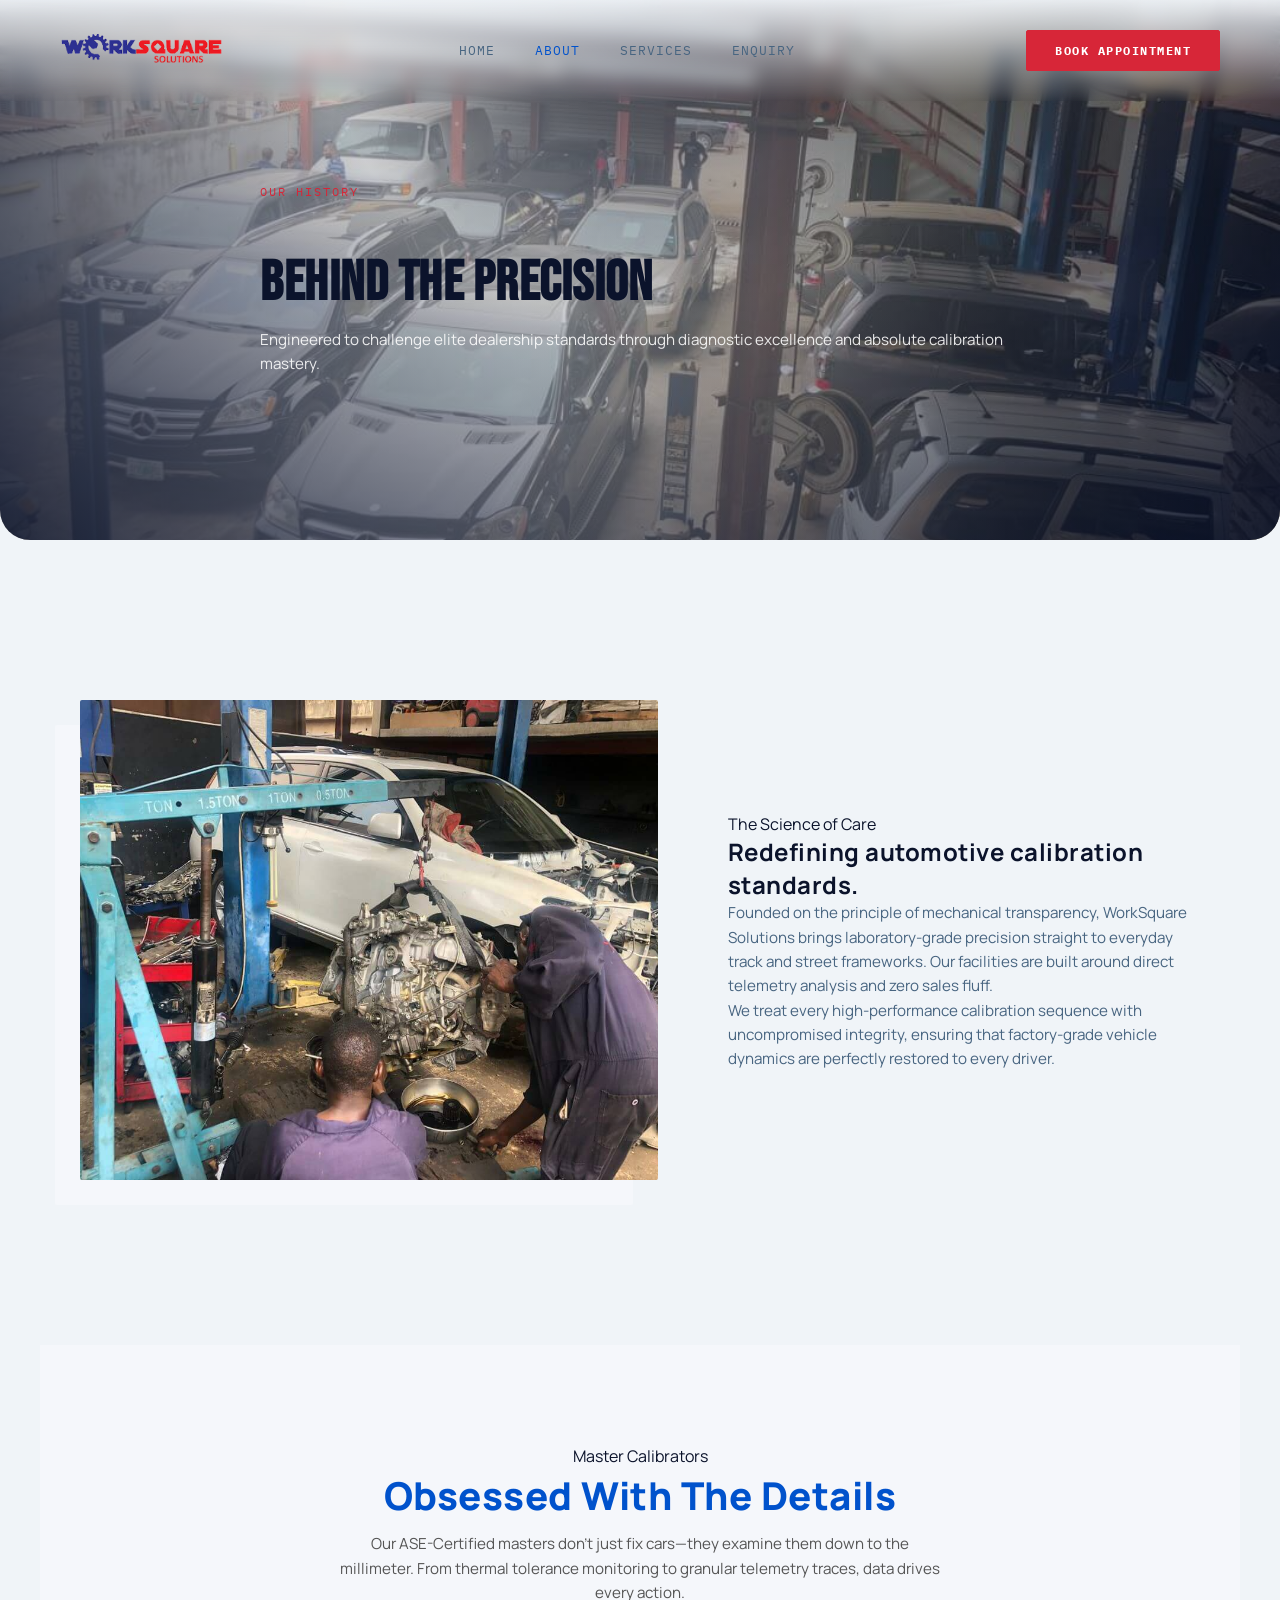
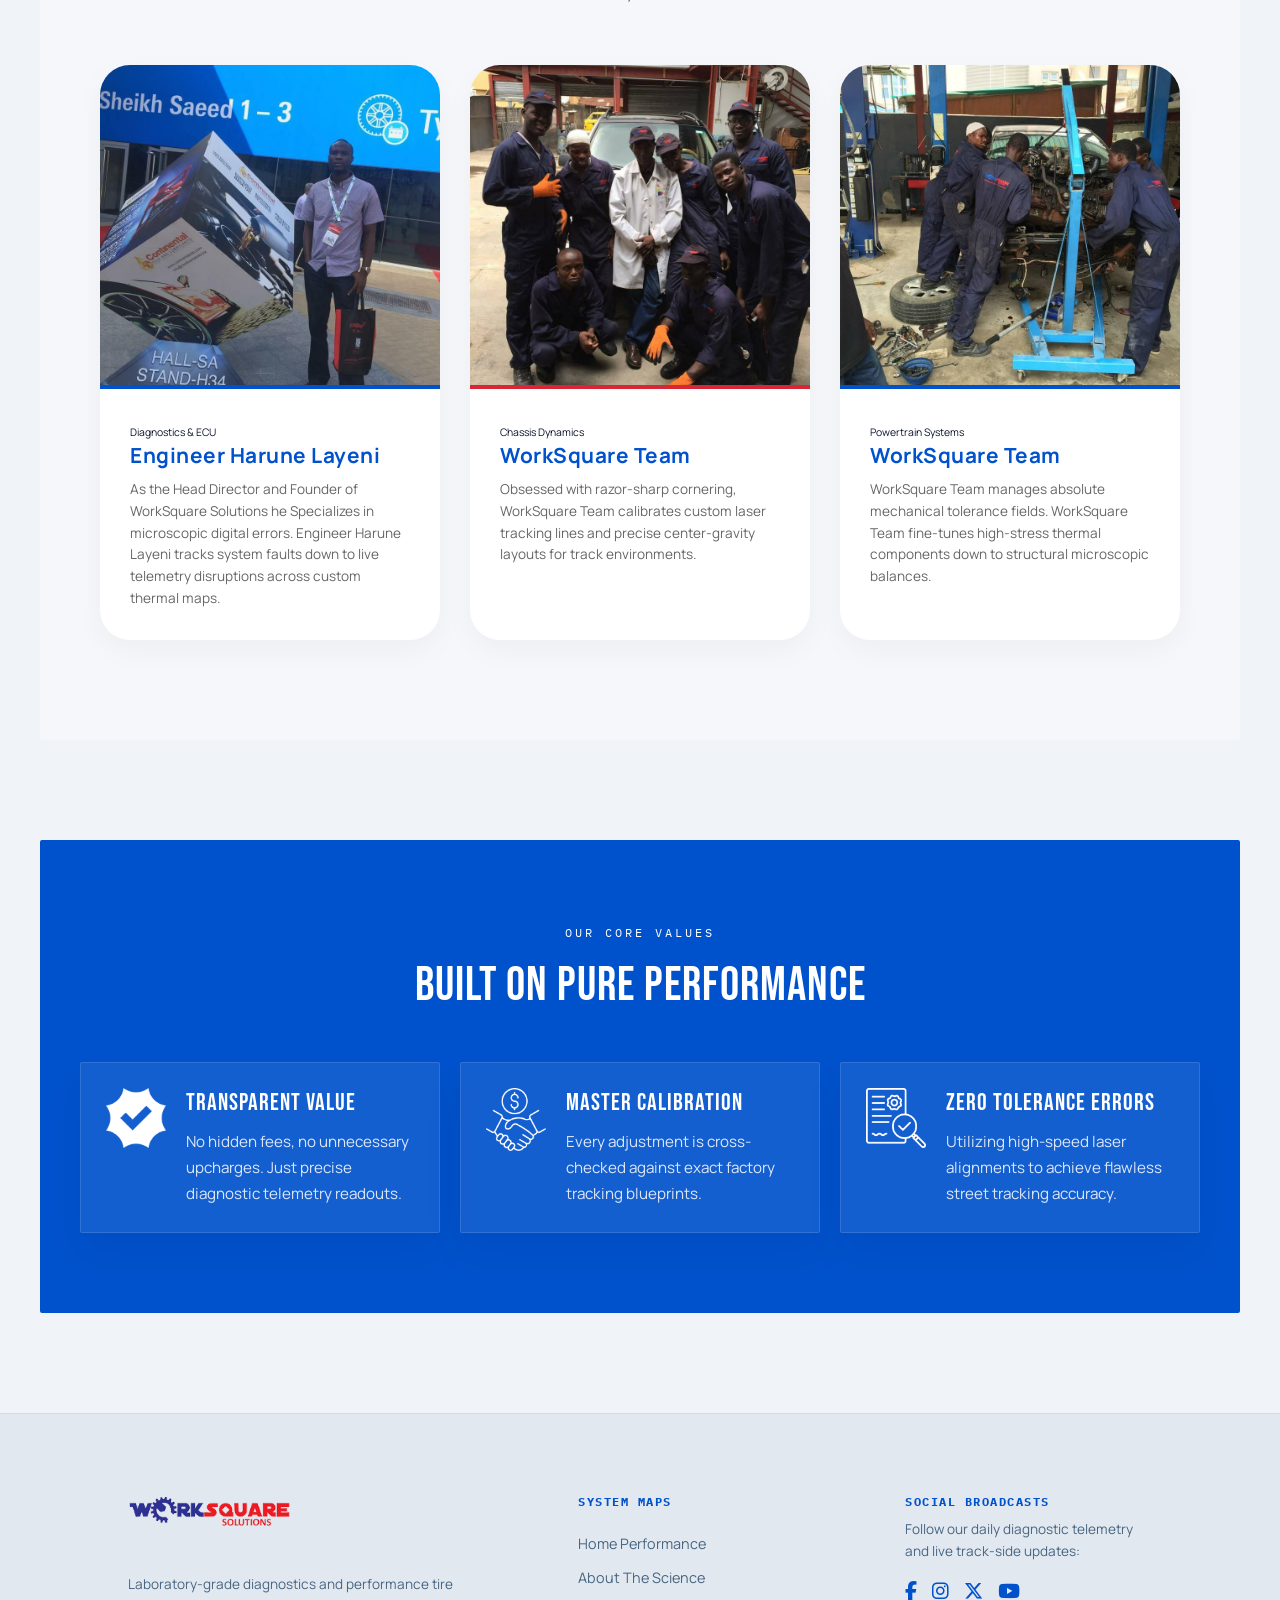
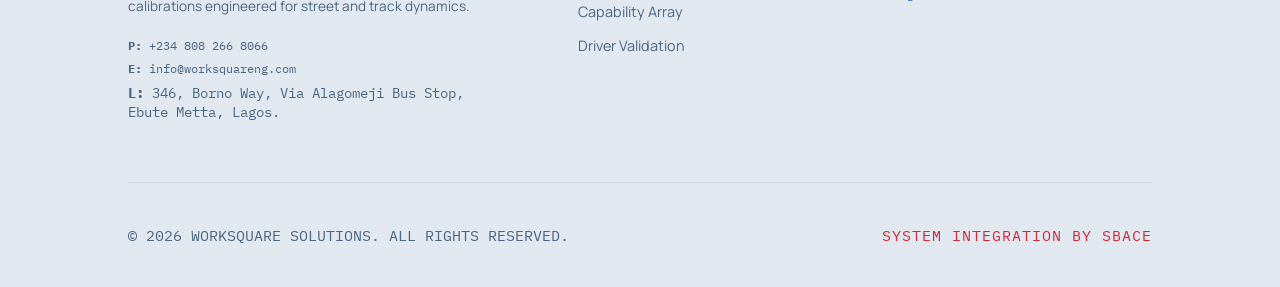
<file: about.html>
<!DOCTYPE html>
<html lang="en">
<head>
    <meta charset="UTF-8">
    <meta name="viewport" content="width=device-width, initial-scale=1.0">
    <title>About Us - Worksquare Solutions</title>
    <link rel="preconnect" href="https://fonts.googleapis.com">
    <link rel="preconnect" href="https://fonts.gstatic.com" crossorigin>
    <link href="https://fonts.googleapis.com/css2?family=Bebas+Neue&family=IBM+Plex+Mono:wght@400;500;700&family=Manrope:wght@300;400;500;700;800&display=swap" rel="stylesheet">
    <link rel="stylesheet" href="style.css">
    <link rel="stylesheet" href="https://cdnjs.cloudflare.com/ajax/libs/font-awesome/6.4.2/css/all.min.css" />
</head>
<body>

    <header class="engineered-nav">
        <div class="logo-branding">
            <img src="images/logo.png" alt="Worksquare Logo">
        </div>
        <nav class="nav-links">
            <a href="index.html">Home</a>
            <a href="about.html" class="active">About</a>
            <a href="services.html">Services</a>
            <a href="testimonials.html">Enquiry</a>
        </nav>
        <div class="header-cta">
            <button class="openModalBtn cta-engineered">Book Appointment</button>
        </div>
    </header>

    <main>
        <!-- Inner Page Hero Canvas Frame -->
        <section class="hero-canvas" style="height: 60vh; min-height: 400px; background: linear-gradient(to right, rgba(255, 255, 255, 0.5) 40%, rgba(0,0,0,0.2)), url('images/photo_2026-06-28 15.24.19-2.jpeg') center/cover no-repeat;">
            <div class="hero-content" style="display: flex; flex-direction: column; justify-content: center; height: 100%;">
                <span class="section-tag">Our History</span>
                <h1 style="margin-top: 40px; font-size: 3.5rem;">Behind The Precision</h1>
                <p>Engineered to challenge elite dealership standards through diagnostic excellence and absolute calibration mastery.</p>
            </div>
        </section>

        <!-- Core Philosophy Section Frame -->
        <section class="info-strip">
            <div class="info-grid">
                <div class="info-visual">
                    <img src="images/photo_2026-06-28 15.24.00.jpeg" alt="State of the art bay garage" style="box-shadow: -25px 25px 0px var(--soft-gray);">
                </div>
                <div class="info-text">
                    <span class="section-tag">The Science of Care</span>
                    <h2>Redefining automotive calibration standards.</h2>
                    <p>Founded on the principle of mechanical transparency, WorkSquare Solutions brings laboratory-grade precision straight to everyday track and street frameworks. Our facilities are built around direct telemetry analysis and zero sales fluff.</p>
                    <p>We treat every high-performance calibration sequence with uncompromised integrity, ensuring that factory-grade vehicle dynamics are perfectly restored to every driver.</p>
                </div>
            </div>
        </section>

        <!-- NEW SECTION: Professional Engineers (Uses your work-showcase background for contrast) -->
        <section class="work-showcase" style="background-color: var(--soft-gray); padding: 100px 60px;">
            <div class="section-header centered" style="text-align: center; margin-bottom: 60px;">
                <span class="section-tag">Master Calibrators</span>
                <h2>Obsessed With The Details</h2>
                <p style="max-width: 600px; margin: 15px auto 0 auto; color: #555; line-height: 1.6;">Our ASE-Certified masters don't just fix cars—they examine them down to the millimeter. From thermal tolerance monitoring to granular telemetry traces, data drives every action.</p>
            </div>

            <!-- 3-Column Team Grid using your layout profiles -->
            <div class="reviews-grid" style="display: grid; grid-template-columns: repeat(3, 1fr); gap: 30px;">
                
                <!-- Engineer 1 -->
                <div style="background: var(--clean-white); border-radius: 30px; overflow: hidden; box-shadow: 0 10px 30px rgba(0,0,0,0.04); display: flex; flex-direction: column;">
                    <div style="height: 320px; overflow: hidden;">
                        <img src="images/photo_2026-06-28 15.23.49.jpeg" alt="Lead Diagnostic Engineer" style="width: 100%; height: 100%; object-fit: cover;">
                    </div>
                    <div style="padding: 30px; border-top: 4px solid var(--primary-blue);">
                        <span class="section-tag" style="font-size: 0.65rem; margin-bottom: 5px;">Diagnostics & ECU</span>
                        <h3 style="color: var(--primary-blue); font-size: 1.3rem; margin-bottom: 10px;">Engineer Harune Layeni</h3>
                        <p style="font-size: 0.85rem; color: #666; line-height: 1.6;">As the Head Director and Founder of WorkSquare Solutions he Specializes in microscopic digital errors. Engineer Harune Layeni tracks system faults down to live telemetry disruptions across custom thermal maps.</p>
                    </div>
                </div>

                <!-- Engineer 2 -->
                <div style="background: var(--clean-white); border-radius: 30px; overflow: hidden; box-shadow: 0 10px 30px rgba(0,0,0,0.04); display: flex; flex-direction: column;">
                    <div style="height: 320px; overflow: hidden;">
                        <img src="images/photo_2026-06-28 15.23.51.jpeg" alt="Chassis Calibration Specialist" style="width: 100%; height: 100%; object-fit: cover;">
                    </div>
                    <div style="padding: 30px; border-top: 4px solid var(--accent-red);">
                        <span class="section-tag" style="font-size: 0.65rem; margin-bottom: 5px;">Chassis Dynamics</span>
                        <h3 style="color: var(--primary-blue); font-size: 1.3rem; margin-bottom: 10px;">WorkSquare Team</h3>
                        <p style="font-size: 0.85rem; color: #666; line-height: 1.6;">Obsessed with razor-sharp cornering, WorkSquare Team calibrates custom laser tracking lines and precise center-gravity layouts for track environments.</p>
                    </div>
                </div>

                <!-- Engineer 3 -->
                <div style="background: var(--clean-white); border-radius: 30px; overflow: hidden; box-shadow: 0 10px 30px rgba(0,0,0,0.04); display: flex; flex-direction: column;">
                    <div style="height: 320px; overflow: hidden;">
                        <img src="images/photo_2026-06-28 15.23.44.jpeg" alt="Powertrain Master Technician" style="width: 100%; height: 100%; object-fit: cover;">
                    </div>
                    <div style="padding: 30px; border-top: 4px solid var(--primary-blue);">
                        <span class="section-tag" style="font-size: 0.65rem; margin-bottom: 5px;">Powertrain Systems</span>
                        <h3 style="color: var(--primary-blue); font-size: 1.3rem; margin-bottom: 10px;">WorkSquare Team</h3>
                        <p style="font-size: 0.85rem; color: #666; line-height: 1.6;">WorkSquare Team manages absolute mechanical tolerance fields. WorkSquare Team fine-tunes high-stress thermal components down to structural microscopic balances.</p>
                    </div>
                </div>

            </div>
        </section>

        <!-- Dynamic Value Proposition Block (Realigned with Clinical Theme) -->
        <section class="herroor-sceece2" style="border-radius: 2px; margin: 100px auto; max-width: 1200px;">
            <div class="section-header centered" style="text-align: center; margin-bottom: 50px;">
                <span class="mono-tag" style="color: var(--clean-white); margin-bottom: 12px; display: inline-block;">Our Core Values</span>
                <h2 class="bebas" style="color: var(--clean-white); font-size: 3rem; letter-spacing: 1px; font-weight: normal;">Built On Pure Performance</h2>
            </div>
            <div class="catoonsffs">
                <div class="box1 reveal-on-scroll stagger-1">
                    <img src="images/icon1.png" alt="icon1">
                    <div>
                        <h4 class="bebas" style="font-size: 1.5rem; letter-spacing: 1px; color: var(--clean-white);">TRANSPARENT VALUE</h4>
                        <p style="color: rgba(255, 255, 255, 0.85);">No hidden fees, no unnecessary upcharges. Just precise diagnostic telemetry readouts.</p>
                    </div>
                </div>
                <div class="box1 reveal-on-scroll stagger-2">
                    <img src="images/icon2.png" alt="icon2">
                    <div>
                        <h4 class="bebas" style="font-size: 1.5rem; letter-spacing: 1px; color: var(--clean-white);">MASTER CALIBRATION</h4>
                        <p style="color: rgba(255, 255, 255, 0.85);">Every adjustment is cross-checked against exact factory tracking blueprints.</p>
                    </div>
                </div>
                <div class="box1 reveal-on-scroll stagger-3">
                    <img src="images/icon3.png" alt="icon3">
                    <div>
                        <h4 class="bebas" style="font-size: 1.5rem; letter-spacing: 1px; color: var(--clean-white);">ZERO TOLERANCE ERRORS</h4>
                        <p style="color: rgba(255, 255, 255, 0.85);">Utilizing high-speed laser alignments to achieve flawless street tracking accuracy.</p>
                    </div>
                </div>
            </div>
        </section>
    </main>

    <footer class="engineered-footer">
        <div class="footer-grid">
            <div class="footer-branding">
                <img src="images/logo.png" alt="Worksquare Solutions" style="height: 35px; object-fit: contain; margin-bottom: 20px;">
                <p>Laboratory-grade diagnostics and performance tire calibrations engineered for street and track dynamics.</p>
                <div class="contact-telemetry" style="display: flex; flex-direction: column; gap: 8px; margin-top: 20px; font-family: var(--font-mono); font-size: 0.75rem;">
                    <a href="tel:+234 808 266 8066" style="text-decoration: none; color: var(--text-muted);"><strong>P:</strong> +234 808 266 8066</a>
                    <a href="mailto:info@worksquareng.com" style="text-decoration: none; color: var(--text-muted);"><strong>E:</strong> info@worksquareng.com</a>
                    <p style="color: var(--text-muted); margin: 0; line-height: 1.4;"><strong>L:</strong> 346, Borno Way, Via Alagomeji Bus Stop, Ebute Metta, Lagos.</p>
                </div>
            </div>
            <div class="footer-nav">
                <h4>System Maps</h4>
                <a href="index.html">Home Performance</a>
                <a href="about.html">About The Science</a>
                <a href="services.html">Capability Array</a>
                <a href="testimonials.html">Driver Validation</a>
            </div>
            <div class="footer-signals">
                <h4>Social Broadcasts</h4>
                <p style="margin-bottom: 15px; font-size: 0.85rem; color: var(--text-muted);">Follow our daily diagnostic telemetry and live track-side updates:</p>
                <div class="social-channels-row" style="display: flex; gap: 15px;">
                    <a href="#" aria-label="Facebook" style="color: var(--brand-blue); font-size: 1.2rem;"><i class="fa-brands fa-facebook-f"></i></a>
                    <a href="#" aria-label="Instagram" style="color: var(--brand-blue); font-size: 1.2rem;"><i class="fa-brands fa-instagram"></i></a>
                    <a href="#" aria-label="X" style="color: var(--brand-blue); font-size: 1.2rem;"><i class="fa-brands fa-x-twitter"></i></a>
                    <a href="#" aria-label="YouTube" style="color: var(--brand-blue); font-size: 1.2rem;"><i class="fa-brands fa-youtube"></i></a>
                </div>
            </div>
        </div>
        <div class="footer-cr">
            <p>&copy; 2026 WORKSQUARE SOLUTIONS. ALL RIGHTS RESERVED.</p>
            <p class="designer-sig">SYSTEM INTEGRATION BY SBACE</p>
        </div>
    </footer>

    <!-- Formspree Booking Modal -->
    <div id="appointmentModal" class="modal-overlay">
        <div class="modal-content">
            <span class="close-modal">&times;</span>
            <h2>Secure Diagnostic Bay Window</h2>
            <p>Complete your telemetry metrics below to lock in your priority service bay slot.</p>
            
            <form id="appointmentForm" action="https://formspree.io/f/yourformid" method="POST">
                <div class="input-group">
                    <label>Full Name</label>
                    <input type="text" name="name" placeholder="John Doe" required>
                </div>
                <div class="input-group">
                    <label>Phone</label>
                    <input type="tel" name="phone" placeholder="0809-280-0005" required>
                </div>
                <div class="input-group">
                    <label>Vehicle Make & Brand</label>
                    <input type="text" name="vehicle_brand" placeholder="e.g. Toyota, Mercedes, Honda" required>
                </div>
                <div class="input-group">
                    <label>Primary Service Needed</label>
                    <select name="service" required>
                        <option value="" disabled selected>Select service array...</option>
                        <option>Precision Wheel Alignment & Tires</option>
                        <option>Advanced Powertrain Diagnostics & Programming</option>
                        <option>Braking System Calibration</option>
                        <option>Air Condition Service & Maintenance</option>
                        <option>Scheduled Factory Maintenance</option>
                    </select>
                </div>
                <div class="input-group">
                    <label>Preferred Date</label>
                    <input type="date" name="date" required>
                </div>
                <button type="submit" class="submit-booking">Confirm Allocation Window</button>
            </form>
            
            <div id="successMessage" style="display:none;">
                <h3>Bay Reserved Successfully!</h3>
                <p>Your calendar reservation code has been generated. See you in the bay.</p>
            </div>
        </div>
    </div>

    <!-- Referencing script.js as per old naming rules -->
    <script src="script.js"></script>
</body>
</html>
</file>
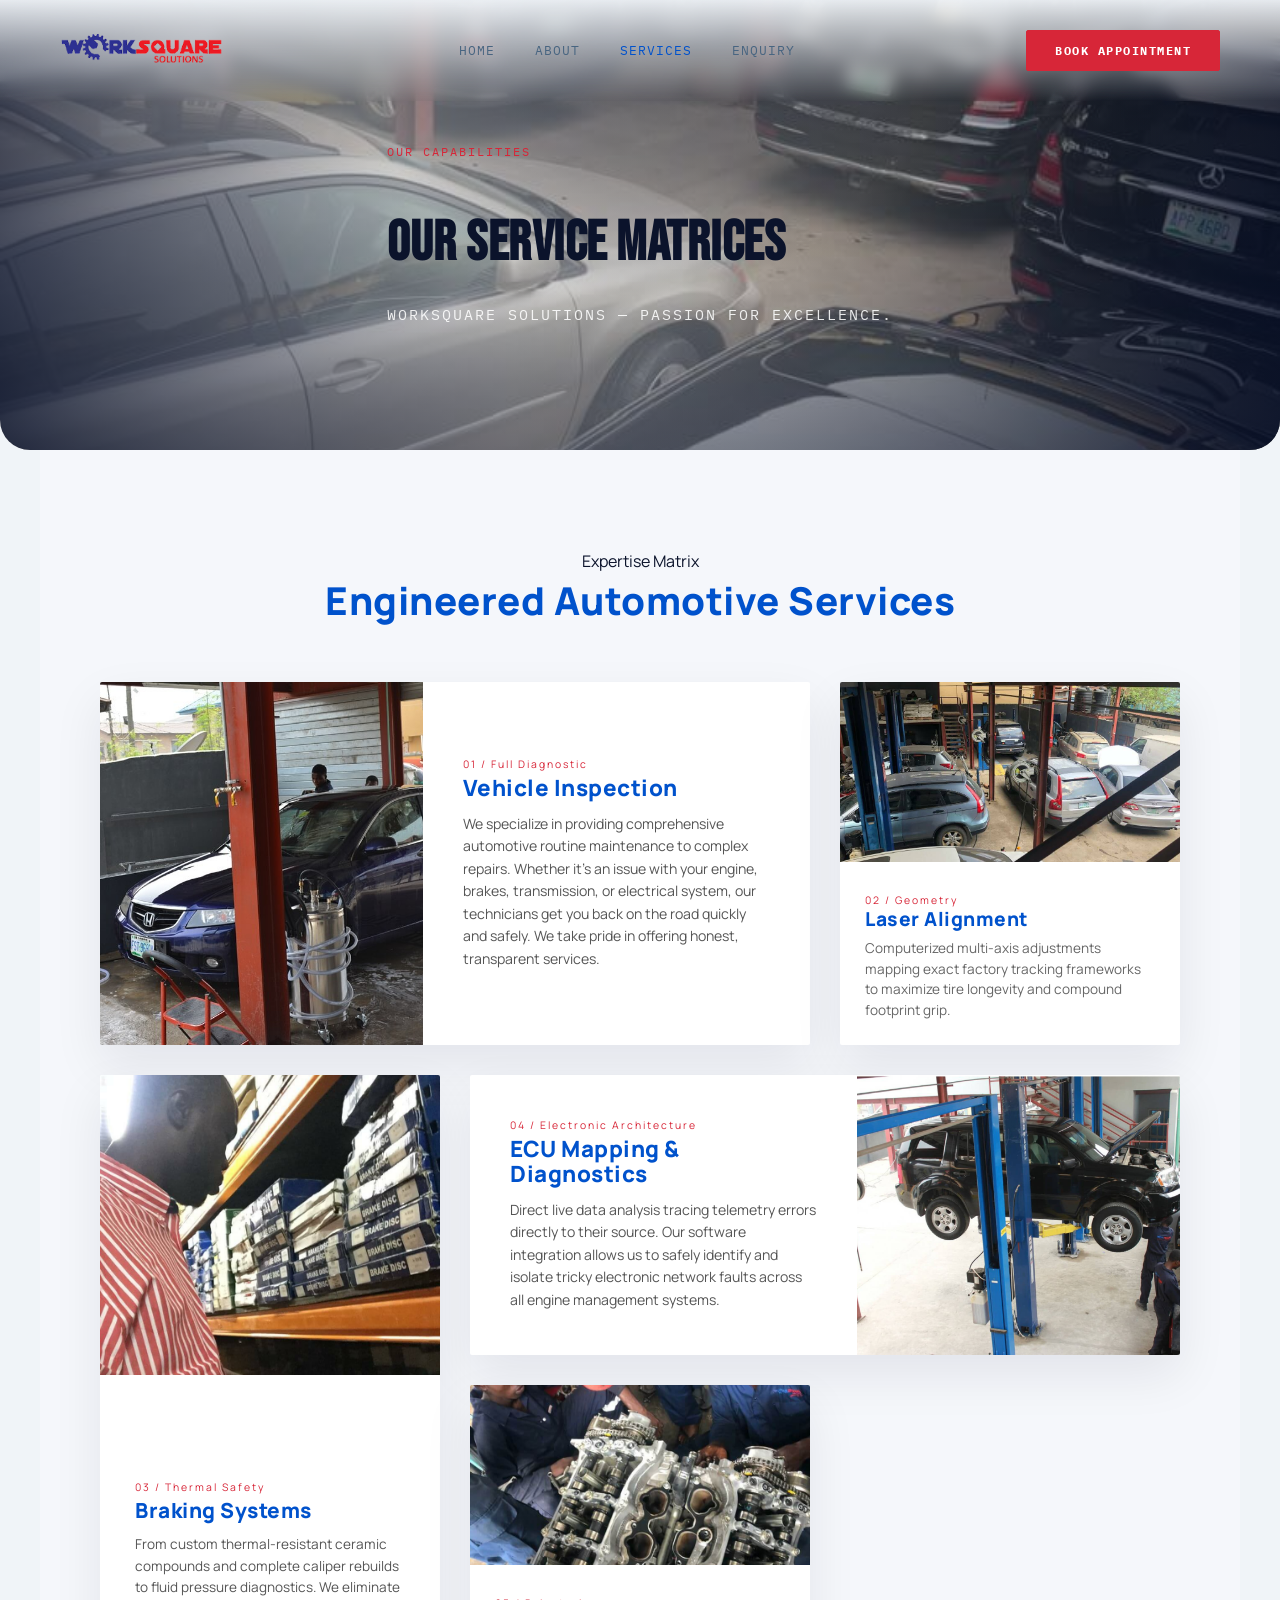
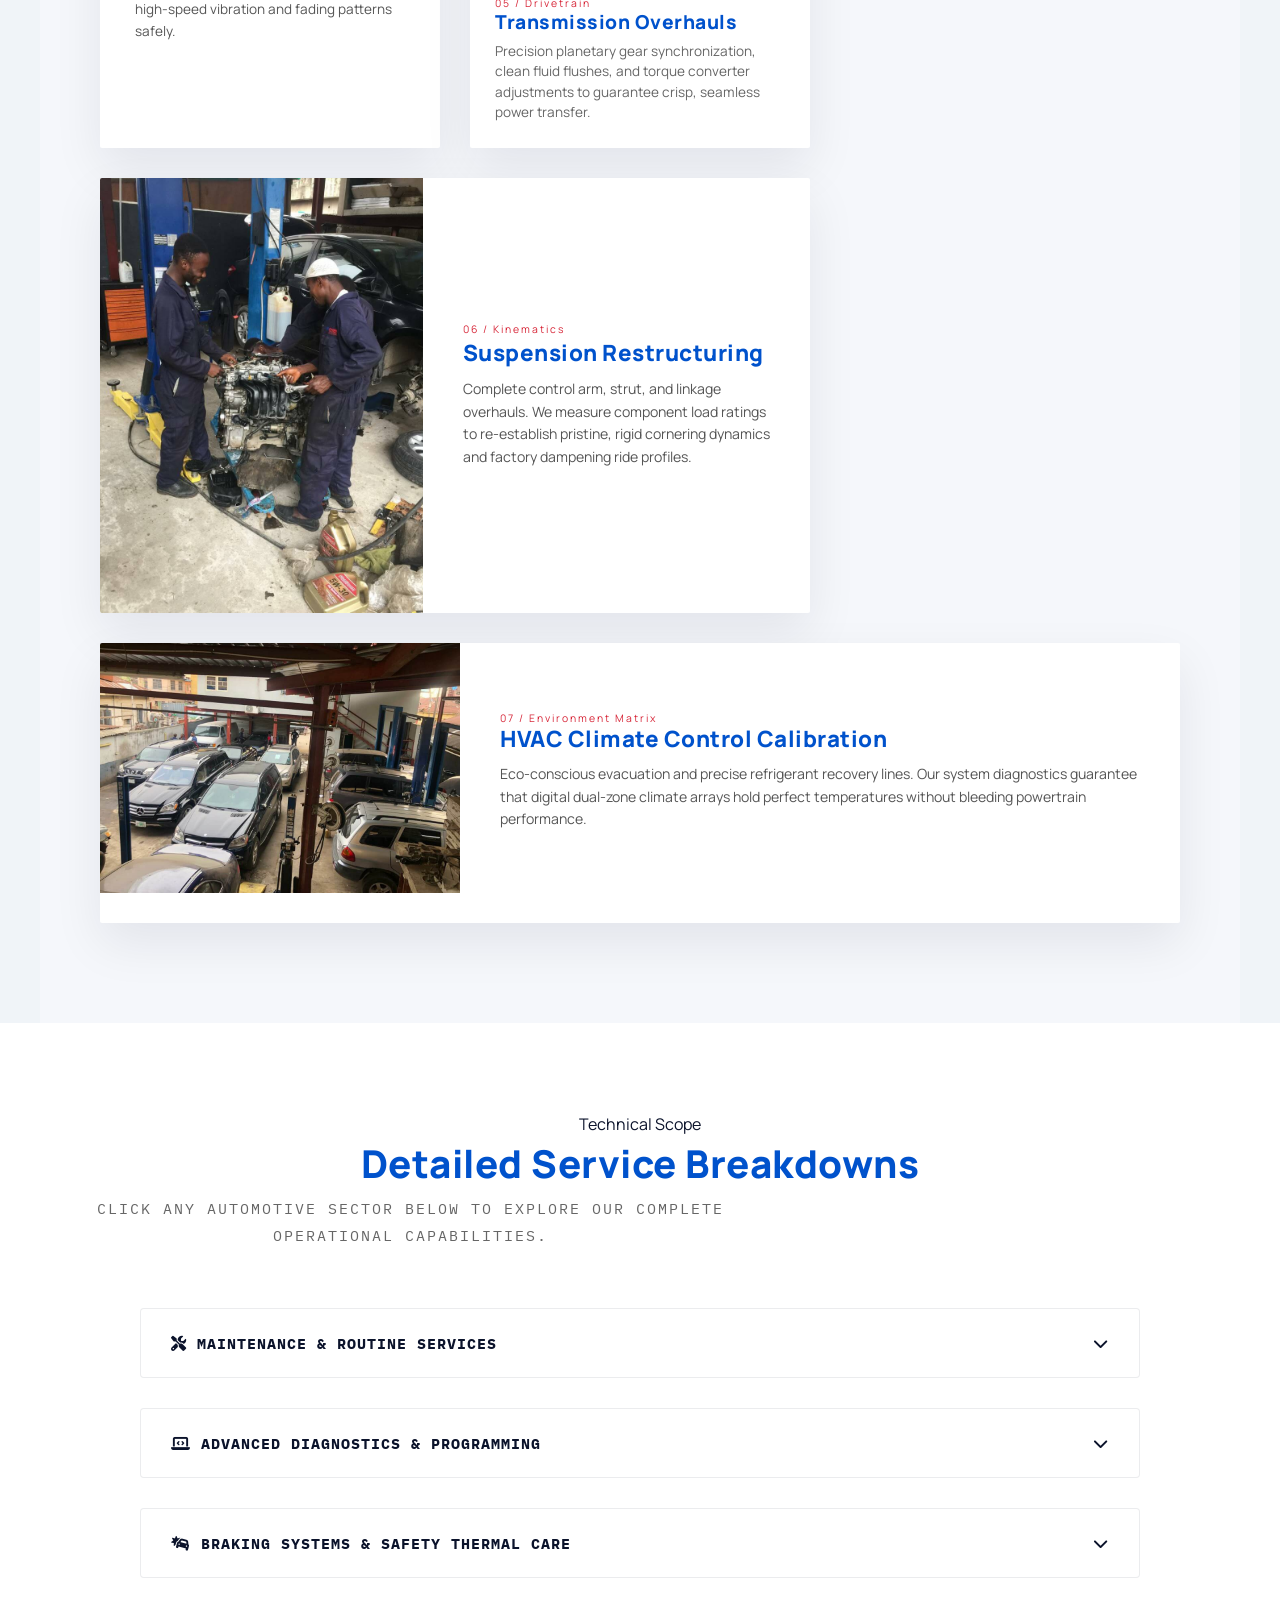
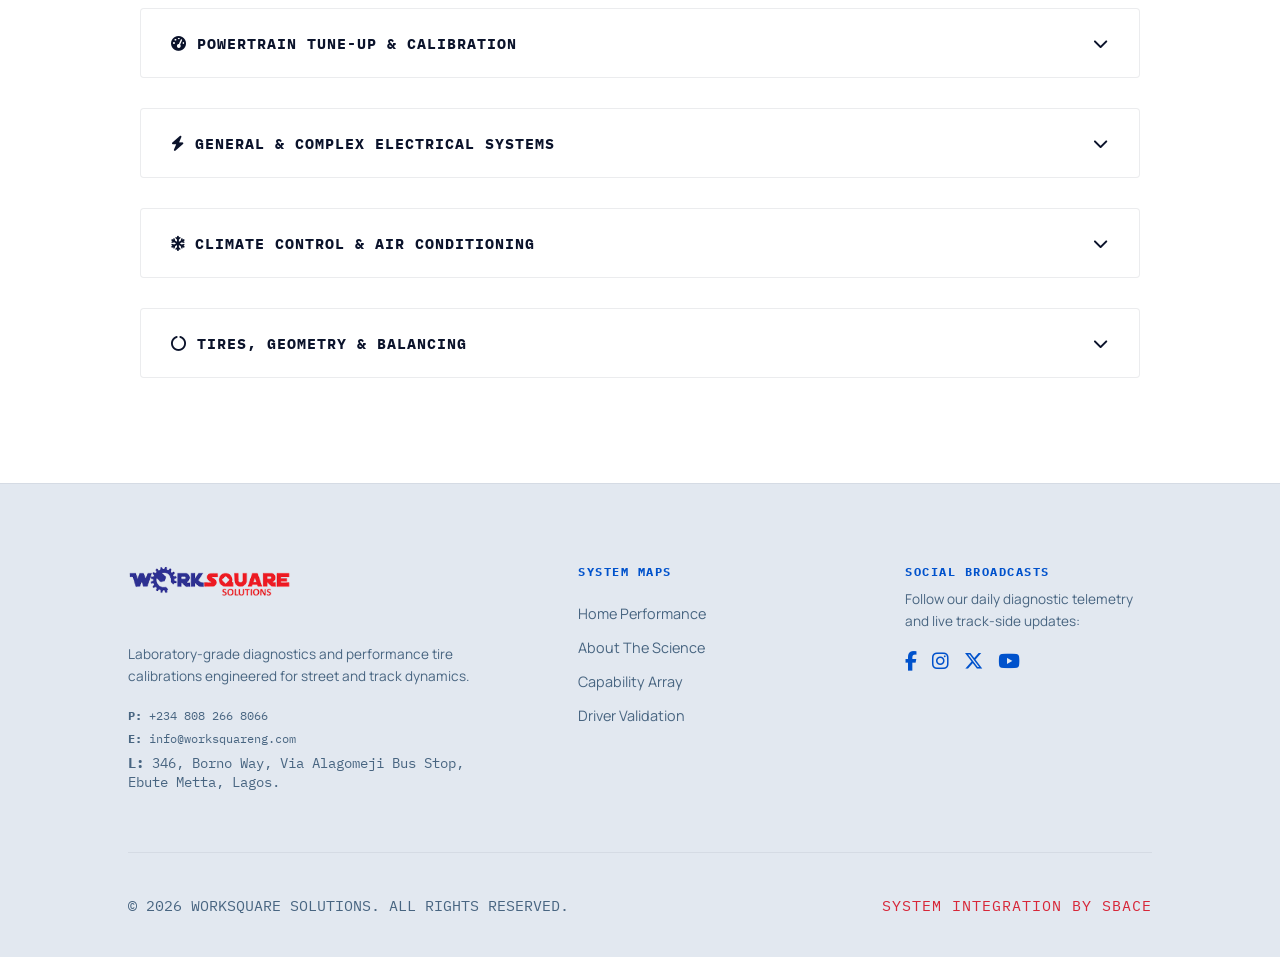
<file: services.html>
<!DOCTYPE html>
<html lang="en">
<head>
    <meta charset="UTF-8">
    <meta name="viewport" content="width=device-width, initial-scale=1.0">
    <title>Services - Worksquare Solutions</title>
    <link rel="preconnect" href="https://fonts.googleapis.com">
    <link rel="preconnect" href="https://fonts.gstatic.com" crossorigin>
    <link href="https://fonts.googleapis.com/css2?family=Bebas+Neue&family=IBM+Plex+Mono:wght@400;500;700&family=Manrope:wght@300;400;500;700;800&display=swap" rel="stylesheet">
    <link rel="stylesheet" href="style.css">
    <link rel="stylesheet" href="https://cdnjs.cloudflare.com/ajax/libs/font-awesome/6.4.2/css/all.min.css" />
</head>
<body>

    <header class="engineered-nav">
        <div class="logo-branding">
            <img src="images/logo.png" alt="Worksquare Logo">
        </div>
        <nav class="nav-links">
            <a href="index.html">Home</a>
            <a href="about.html">About</a>
            <a href="services.html" class="active">Services</a>
            <a href="testimonials.html">Enquiry</a>
        </nav>
        <div class="header-cta">
            <button class="openModalBtn cta-engineered">Book Appointment</button>
        </div>
    </header>

    <main>
        <!-- Inner Page Hero Canvas Frame -->
        <section class="hero-canvas" style="height: 50vh; min-height: 350px; background: linear-gradient(to right, rgba(255, 255, 255, 0.5) 40%, rgba(0,0,0,0.2)), url('images/photo_2026-06-28\ 15.24.26.jpeg') center/cover no-repeat;">
            <div class="hero-content" style="display: flex; flex-direction: column; justify-content: center; height: 100%;">
                <span class="section-tag">Our Capabilities</span>
                <h1 style="margin-top: 40px; font-size: 3.5rem;">Our Service Matrices</h1>
                <p class="brand-tagline">Worksquare Solutions — Passion for Excellence.</p>
            </div>
        </section>

        <!-- Bento Grid Services Showcase -->
        <section class="work-showcase" style="background-color: var(--soft-gray); padding: 100px 60px;">
            <div class="section-header centered" style="text-align: center; margin-bottom: 60px;">
                <span class="section-tag">Expertise Matrix</span>
                <h2>Engineered Automotive Services</h2>
            </div>
            
            <!-- Bento Container mapping out asymmetric structural boxes -->
            <div class="work-gallery" style="display: grid; grid-template-columns: repeat(3, 1fr); grid-auto-rows: minmax(280px, auto); gap: 30px;">
                
                <!-- Service 1: Wide Layout (Image Side-by-Side Left) -->
                <div class="work-item size-wide reveal-on-scroll stagger-1" style="grid-column: span 2; display: grid; grid-template-columns: 1fr 1.2fr; background: var(--clean-white); opacity: 1;">
                    <div style="height: 100%; overflow: hidden;">
                        <img src="images/photo_2026-06-28 15.23.46.jpeg" alt="Vehicle Inspection" style="width: 100%; height: 100%; object-fit: cover;">
                    </div>
                    <div style="padding: 40px; display: flex; flex-direction: column; justify-content: center;">
                        <span class="section-tag" style="font-size: 0.65rem; margin-bottom: 5px;">01 / Full Diagnostic</span>
                        <h3 style="color: var(--primary-blue); font-size: 1.4rem; margin-bottom: 12px; font-weight:800;">Vehicle Inspection</h3>
                        <p style="font-size: 0.88rem; color: #555; line-height: 1.6;">We specialize in providing comprehensive automotive routine maintenance to complex repairs. Whether it's an issue with your engine, brakes, transmission, or electrical system, our technicians get you back on the road quickly and safely. We take pride in offering honest, transparent services.</p>
                    </div>
                </div>

                <!-- Service 2: Standard Block (Vertical Card Style) -->
                <div class="work-item reveal-on-scroll stagger-2" style="background: var(--clean-white); display: flex; flex-direction: column; opacity: 1;">
                    <div style="height: 180px; overflow: hidden;">
                        <img src="images/photo_2026-06-28 15.24.17.jpeg" alt="Wheel Alignment" style="width: 100%; height: 100%; object-fit: cover;">
                    </div>
                    <div style="padding: 25px; flex-grow: 1;">
                        <span class="section-tag" style="font-size: 0.65rem; margin-bottom: 5px;">02 / Geometry</span>
                        <h3 style="color: var(--primary-blue); font-size: 1.2rem; margin-bottom: 8px; font-weight:800;">Laser Alignment</h3>
                        <p style="font-size: 0.85rem; color: #666; line-height: 1.5;">Computerized multi-axis adjustments mapping exact factory tracking frameworks to maximize tire longevity and compound footprint grip.</p>
                    </div>
                </div>

                <!-- Service 3: Tall Layout (Image Side-by-Side Top/Bottom Stack) -->
                <div class="work-item size-tall reveal-on-scroll stagger-3" style="grid-row: span 2; background: var(--clean-white); display: flex; flex-direction: column; opacity: 1;">
                    <div style="height: 300px; overflow: hidden;">
                        <img src="images/photo_2026-06-28 15.24.11.jpeg" alt="Brake Performance" style="width: 100%; height: 100%; object-fit: cover;">
                    </div>
                    <div style="padding: 35px; flex-grow: 1; display: flex; flex-direction: column; justify-content: center;">
                        <span class="section-tag" style="font-size: 0.65rem; margin-bottom: 5px;">03 / Thermal Safety</span>
                        <h3 style="color: var(--primary-blue); font-size: 1.3rem; margin-bottom: 12px; font-weight:800;">Braking Systems</h3>
                        <p style="font-size: 0.85rem; color: #555; line-height: 1.6;">From custom thermal-resistant ceramic compounds and complete caliper rebuilds to fluid pressure diagnostics. We eliminate high-speed vibration and fading patterns safely.</p>
                    </div>
                </div>

                <!-- Service 4: Wide Layout (Image Side-by-Side Right) -->
                <div class="work-item size-wide reveal-on-scroll stagger-4" style="grid-column: span 2; display: grid; grid-template-columns: 1.2fr 1fr; background: var(--clean-white); opacity: 1;">
                    <div style="padding: 40px; display: flex; flex-direction: column; justify-content: center;">
                        <span class="section-tag" style="font-size: 0.65rem; margin-bottom: 5px;">04 / Electronic Architecture</span>
                        <h3 style="color: var(--primary-blue); font-size: 1.4rem; margin-bottom: 12px; font-weight:800;">ECU Mapping & Diagnostics</h3>
                        <p style="font-size: 0.88rem; color: #555; line-height: 1.6;">Direct live data analysis tracing telemetry errors directly to their source. Our software integration allows us to safely identify and isolate tricky electronic network faults across all engine management systems.</p>
                    </div>
                    <div style="height: 100%; overflow: hidden;">
                        <img src="images/Union-image.jpg" alt="ECU Tuning" style="width: 100%; height: 100%; object-fit: cover;">
                    </div>
                </div>

                <!-- Service 5: Standard Block (Vertical Card Style) -->
                <div class="work-item reveal-on-scroll stagger-1" style="background: var(--clean-white); display: flex; flex-direction: column; opacity: 1;">
                    <div style="height: 180px; overflow: hidden;">
                        <img src="images/photo_2026-06-28 15.23.57.jpeg" alt="Powertrain Care" style="width: 100%; height: 100%; object-fit: cover;">
                    </div>
                    <div style="padding: 25px; flex-grow: 1;">
                        <span class="section-tag" style="font-size: 0.65rem; margin-bottom: 5px;">05 / Drivetrain</span>
                        <h3 style="color: var(--primary-blue); font-size: 1.2rem; margin-bottom: 8px; font-weight:800;">Transmission Overhauls</h3>
                        <p style="font-size: 0.85rem; color: #666; line-height: 1.5;">Precision planetary gear synchronization, clean fluid flushes, and torque converter adjustments to guarantee crisp, seamless power transfer.</p>
                    </div>
                </div>

                <!-- Service 6: Wide Layout (Image Side-by-Side Left) -->
                <div class="work-item size-wide reveal-on-scroll stagger-2" style="grid-column: span 2; display: grid; grid-template-columns: 1fr 1.2fr; background: var(--clean-white); opacity: 1;">
                    <div style="height: 100%; overflow: hidden;">
                        <img src="images/photo_2026-06-28 15.24.06.jpeg" alt="Suspension Tuning" style="width: 100%; height: 100%; object-fit: cover;">
                    </div>
                    <div style="padding: 40px; display: flex; flex-direction: column; justify-content: center;">
                        <span class="section-tag" style="font-size: 0.65rem; margin-bottom: 5px;">06 / Kinematics</span>
                        <h3 style="color: var(--primary-blue); font-size: 1.4rem; margin-bottom: 12px; font-weight:800;">Suspension Restructuring</h3>
                        <p style="font-size: 0.88rem; color: #555; line-height: 1.6;">Complete control arm, strut, and linkage overhauls. We measure component load ratings to re-establish pristine, rigid cornering dynamics and factory dampening ride profiles.</p>
                    </div>
                </div>

                <!-- Service 7: Standard Block (Vertical Card Style filling the remaining Bento node) -->
                <div class="work-item reveal-on-scroll stagger-3" style="background: var(--clean-white); display: flex; flex-direction: column; opacity: 1; grid-column: span 3;">
                    <div style="display: grid; grid-template-columns: 1fr 2fr; align-items: center;">
                        <div style="height: 250px; overflow: hidden;">
                            <img src="images/photo_2026-06-28 15.24.19-2.jpeg" alt="Climate System" style="width: 100%; height: 100%; object-fit: cover;">
                        </div>
                        <div style="padding: 40px;">
                            <span class="section-tag" style="font-size: 0.65rem; margin-bottom: 5px;">07 / Environment Matrix</span>
                            <h3 style="color: var(--primary-blue); font-size: 1.4rem; margin-bottom: 12px; font-weight:800;">HVAC Climate Control Calibration</h3>
                            <p style="font-size: 0.88rem; color: #555; line-height: 1.6;">Eco-conscious evacuation and precise refrigerant recovery lines. Our system diagnostics guarantee that digital dual-zone climate arrays hold perfect temperatures without bleeding powertrain performance.</p>
                        </div>
                    </div>
                </div>

            </div>
        </section>


        <!-- Detailed Technical Capabilities Accordion Matrix -->
        <section class="detailed-specs-section" style="background-color: #ffffff; padding: 90px 60px;">
            <div class="section-header centered" style="text-align: center; margin-bottom: 60px;">
                <span class="section-tag">Technical Scope</span>
                <h2>Detailed Service Breakdowns</h2>
                <p class="brand-tagline" style="color: #666; margin-top: 10px;">Click any automotive sector below to explore our complete operational capabilities.</p>
            </div>

            <div class="accordion-matrix-container" style="max-width: 1000px; margin: 0 auto; display: flex; flex-direction: column; gap: 15px;">
                
                <!-- Category 1: Maintenance -->
                <div class="accordion-item">
                    <button class="accordion-trigger">
                        <span><i class="fa-solid fa-screwdriver-wrench"></i> Maintenance & Routine Services</span>
                        <i class="fa-solid fa-chevron-down chevron-icon"></i>
                    </button>
                    <div class="accordion-panel">
                        <ul class="spec-list">
                            <li><i class="fa-solid fa-circle-check"></i> Comprehensive 20-point mechanical check & safety inspection</li>
                            <li><i class="fa-solid fa-circle-check"></i> Minor Services: detailed check-up & engine lubricant replacement</li>
                            <li><i class="fa-solid fa-circle-check"></i> Major Services: complete vehicle baseline restorations</li>
                        </ul>
                    </div>
                </div>

                <!-- Category 2: Diagnosing -->
                <div class="accordion-item">
                    <button class="accordion-trigger">
                        <span><i class="fa-solid fa-laptop-code"></i> Advanced Diagnostics & Programming</span>
                        <i class="fa-solid fa-chevron-down chevron-icon"></i>
                    </button>
                    <div class="accordion-panel">
                        <ul class="spec-list">
                            <li><i class="fa-solid fa-circle-check"></i> Full system diagnosing checks to trace any hidden electronic fault or malfunction</li>
                            <li><i class="fa-solid fa-circle-check"></i> OEM-level Module Programming, control unit adaptations, and key coding</li>
                            <li><i class="fa-solid fa-circle-check"></i> Comprehensive detailed reporting with live data interpretations</li>
                        </ul>
                    </div>
                </div>

                <!-- Category 3: Brakes -->
                <div class="accordion-item">
                    <button class="accordion-trigger">
                        <span><i class="fa-solid fa-car-burst"></i> Braking Systems & Safety Thermal Care</span>
                        <i class="fa-solid fa-chevron-down chevron-icon"></i>
                    </button>
                    <div class="accordion-panel">
                        <ul class="spec-list">
                            <li><i class="fa-solid fa-circle-check"></i> Comprehensive safety checks and replacement of Brake Discs, Pads, and Fluid</li>
                            <li><i class="fa-solid fa-circle-check"></i> Master Cylinder inspections and parking brake cable replacement/adjustments</li>
                            <li><i class="fa-solid fa-circle-check"></i> Precision skimming and grinding of all brake discs and drums to eliminate vibrations</li>
                        </ul>
                    </div>
                </div>

                <!-- Category 4: Tune-Up -->
                <div class="accordion-item">
                    <button class="accordion-trigger">
                        <span><i class="fa-solid fa-gauge-high"></i> Powertrain Tune-Up & Calibration</span>
                        <i class="fa-solid fa-chevron-down chevron-icon"></i>
                    </button>
                    <div class="accordion-panel">
                        <ul class="spec-list">
                            <li><i class="fa-solid fa-circle-check"></i> Air Filter, Fuel Filter, and Spark Plug inspections & replacements</li>
                            <li><i class="fa-solid fa-circle-check"></i> Engine ignition timing adjustments, compression checks, and carbon dioxide emissions tuning</li>
                        </ul>
                    </div>
                </div>

                <!-- Category 5: Electrics -->
                <div class="accordion-item">
                    <button class="accordion-trigger">
                        <span><i class="fa-solid fa-bolt"></i> General & Complex Electrical Systems</span>
                        <i class="fa-solid fa-chevron-down chevron-icon"></i>
                    </button>
                    <div class="accordion-panel">
                        <ul class="spec-list">
                            <li><i class="fa-solid fa-circle-check"></i> Light bulb replacements & lighting network troubleshooting</li>
                            <li><i class="fa-solid fa-circle-check"></i> Ignition coils and high-tension cable testing & replacement</li>
                            <li><i class="fa-solid fa-circle-check"></i> Fuse link troubleshooting and short circuit isolation</li>
                            <li><i class="fa-solid fa-circle-check"></i> Comprehensive car battery diagnostic checks & new replacements</li>
                            <li><i class="fa-solid fa-circle-check"></i> General electrical accessories mapping and retrofitting</li>
                        </ul>
                    </div>
                </div>

                <!-- Category 6: Air Condition -->
                <div class="accordion-item">
                    <button class="accordion-trigger">
                        <span><i class="fa-solid fa-snowflake"></i> Climate Control & Air Conditioning</span>
                        <i class="fa-solid fa-chevron-down chevron-icon"></i>
                    </button>
                    <div class="accordion-panel">
                        <ul class="spec-list">
                            <li><i class="fa-solid fa-circle-check"></i> Premium A/C system service, conditioning, and routine maintenance</li>
                            <li><i class="fa-solid fa-circle-check"></i> Core gas structural check-ups & high-grade top-up refilling</li>
                            <li><i class="fa-solid fa-circle-check"></i> Comprehensive chemical and electronic system gas leak detection</li>
                            <li><i class="fa-solid fa-circle-check"></i> Full replacement of Compressor, Belt, Evaporator, Condenser, Dryer, Filters, and Expansion Valves</li>
                        </ul>
                    </div>
                </div>

                <!-- Category 7: Tires -->
                <div class="accordion-item">
                    <button class="accordion-trigger">
                        <span><i class="fa-solid fa-circle-notch"></i> Tires, Geometry & Balancing</span>
                        <i class="fa-solid fa-chevron-down chevron-icon"></i>
                    </button>
                    <div class="accordion-panel">
                        <ul class="spec-list">
                            <li><i class="fa-solid fa-circle-check"></i> Premium tire tread diagnostics, multi-axis balancing, and performance compound replacements</li>
                        </ul>
                    </div>
                </div>

            </div>
        </section>
    </main>

    <footer class="engineered-footer">
        <div class="footer-grid">
            <div class="footer-branding">
                <img src="images/logo.png" alt="Worksquare Solutions" style="height: 35px; object-fit: contain; margin-bottom: 20px;">
                <p>Laboratory-grade diagnostics and performance tire calibrations engineered for street and track dynamics.</p>
                <div class="contact-telemetry" style="display: flex; flex-direction: column; gap: 8px; margin-top: 20px; font-family: var(--font-mono); font-size: 0.75rem;">
                    <a href="tel:+234 808 266 8066" style="text-decoration: none; color: var(--text-muted);"><strong>P:</strong> +234 808 266 8066</a>
                    <a href="mailto:info@worksquareng.com" style="text-decoration: none; color: var(--text-muted);"><strong>E:</strong> info@worksquareng.com</a>
                    <p style="color: var(--text-muted); margin: 0; line-height: 1.4;"><strong>L:</strong> 346, Borno Way, Via Alagomeji Bus Stop, Ebute Metta, Lagos.</p>
                </div>
            </div>
            <div class="footer-nav">
                <h4>System Maps</h4>
                <a href="index.html">Home Performance</a>
                <a href="about.html">About The Science</a>
                <a href="services.html">Capability Array</a>
                <a href="testimonials.html">Driver Validation</a>
            </div>
            <div class="footer-signals">
                <h4>Social Broadcasts</h4>
                <p style="margin-bottom: 15px; font-size: 0.85rem; color: var(--text-muted);">Follow our daily diagnostic telemetry and live track-side updates:</p>
                <div class="social-channels-row" style="display: flex; gap: 15px;">
                    <a href="#" aria-label="Facebook" style="color: var(--brand-blue); font-size: 1.2rem;"><i class="fa-brands fa-facebook-f"></i></a>
                    <a href="#" aria-label="Instagram" style="color: var(--brand-blue); font-size: 1.2rem;"><i class="fa-brands fa-instagram"></i></a>
                    <a href="#" aria-label="X" style="color: var(--brand-blue); font-size: 1.2rem;"><i class="fa-brands fa-x-twitter"></i></a>
                    <a href="#" aria-label="YouTube" style="color: var(--brand-blue); font-size: 1.2rem;"><i class="fa-brands fa-youtube"></i></a>
                </div>
            </div>
        </div>
        <div class="footer-cr">
            <p>&copy; 2026 WORKSQUARE SOLUTIONS. ALL RIGHTS RESERVED.</p>
            <p class="designer-sig">SYSTEM INTEGRATION BY SBACE</p>
        </div>
    </footer>

    <!-- Formspree Booking Modal -->
    <div id="appointmentModal" class="modal-overlay">
        <div class="modal-content">
            <span class="close-modal">&times;</span>
            <h2>Secure Diagnostic Bay Window</h2>
            <p>Complete your telemetry metrics below to lock in your priority service bay slot.</p>
            
            <form id="appointmentForm" action="https://formspree.io/f/yourformid" method="POST">
                <div class="input-group">
                    <label>Full Name</label>
                    <input type="text" name="name" placeholder="John Doe" required>
                </div>
                <div class="input-group">
                    <label>Phone</label>
                    <input type="tel" name="phone" placeholder="0809-280-0005" required>
                </div>
                <div class="input-group">
                    <label>Vehicle Make & Brand</label>
                    <input type="text" name="vehicle_brand" placeholder="e.g. Toyota, Mercedes, Honda" required>
                </div>
                <div class="input-group">
                    <label>Primary Service Needed</label>
                    <select name="service" required>
                        <option value="" disabled selected>Select service array...</option>
                        <option>Precision Wheel Alignment & Tires</option>
                        <option>Advanced Powertrain Diagnostics & Programming</option>
                        <option>Braking System Calibration</option>
                        <option>Air Condition Service & Maintenance</option>
                        <option>Scheduled Factory Maintenance</option>
                    </select>
                </div>
                <div class="input-group">
                    <label>Preferred Date</label>
                    <input type="date" name="date" required>
                </div>
                <button type="submit" class="submit-booking">Confirm Allocation Window</button>
            </form>
            
            <div id="successMessage" style="display:none;">
                <h3>Bay Reserved Successfully!</h3>
                <p>Your calendar reservation code has been generated. See you in the bay.</p>
            </div>
        </div>
    </div>

    <!-- Referencing script.js as per old naming rules -->
    <script src="script.js"></script>
</body>
</html>
</file>
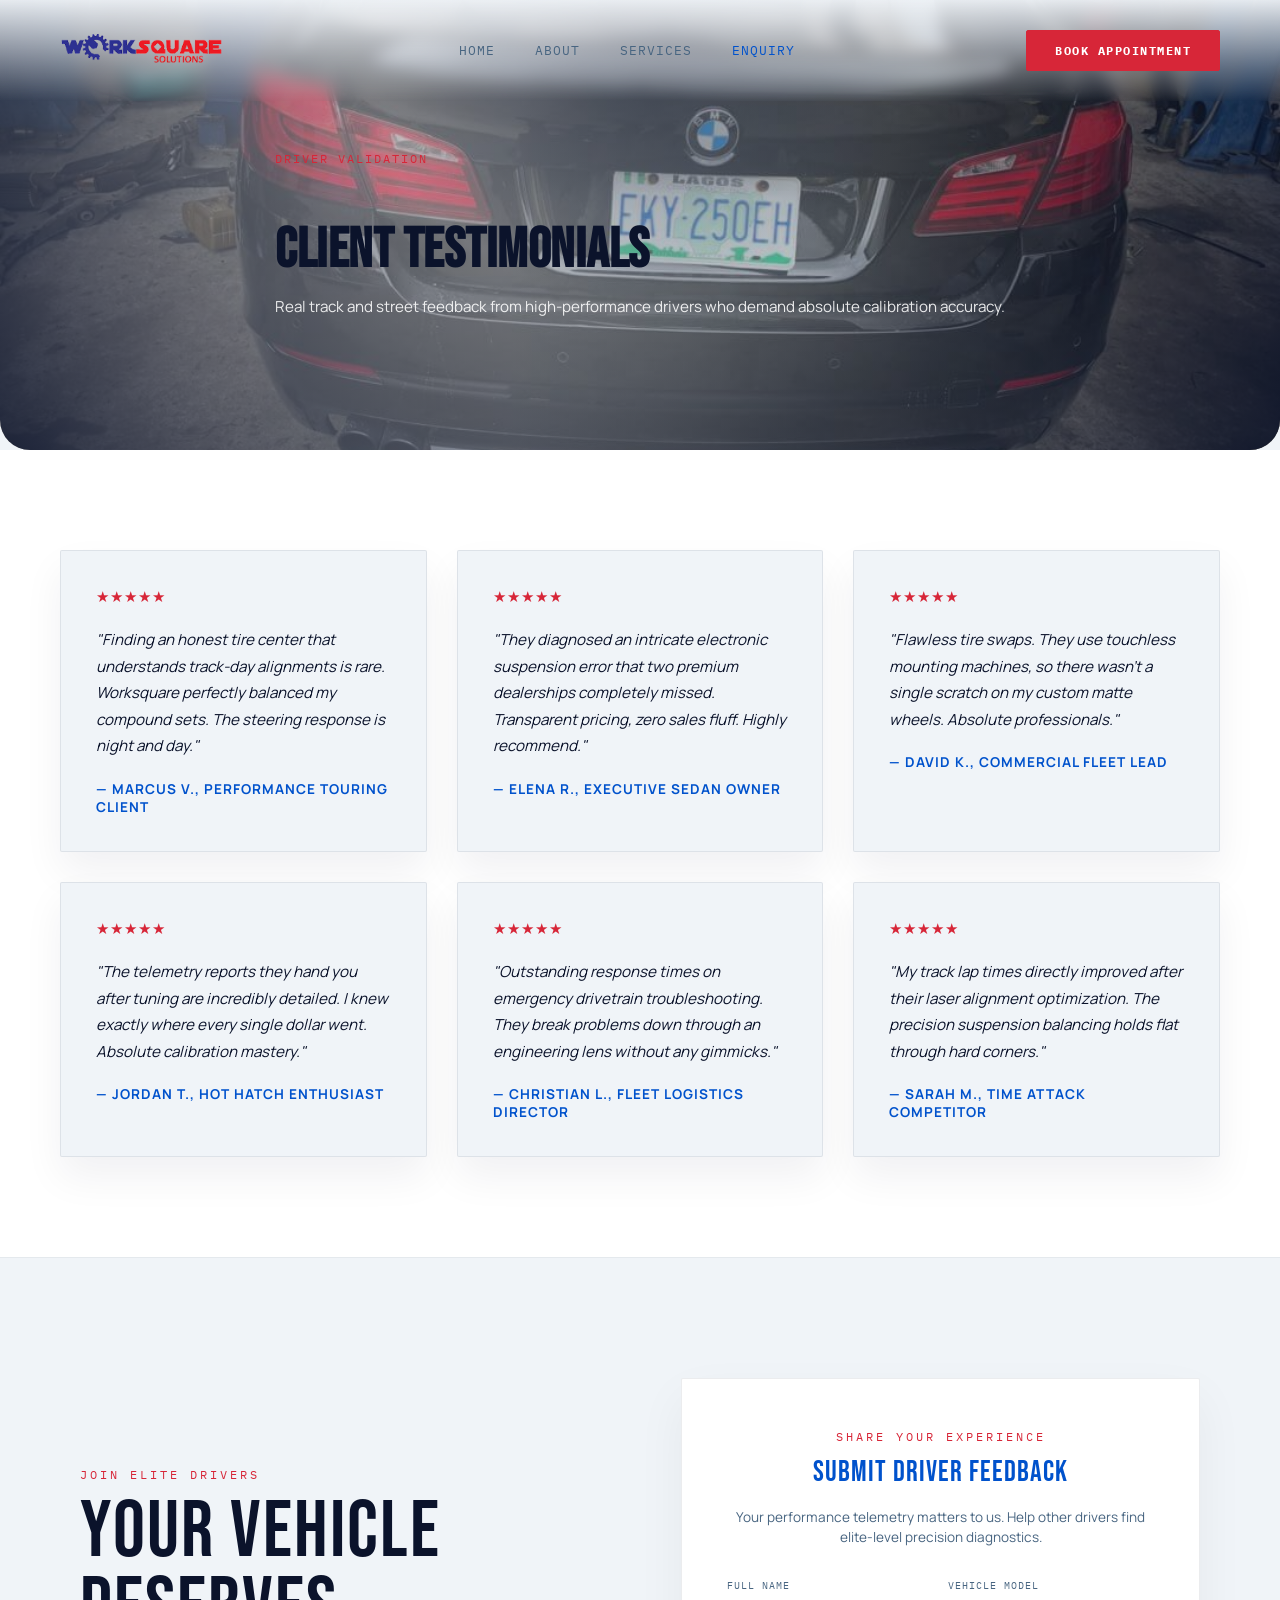
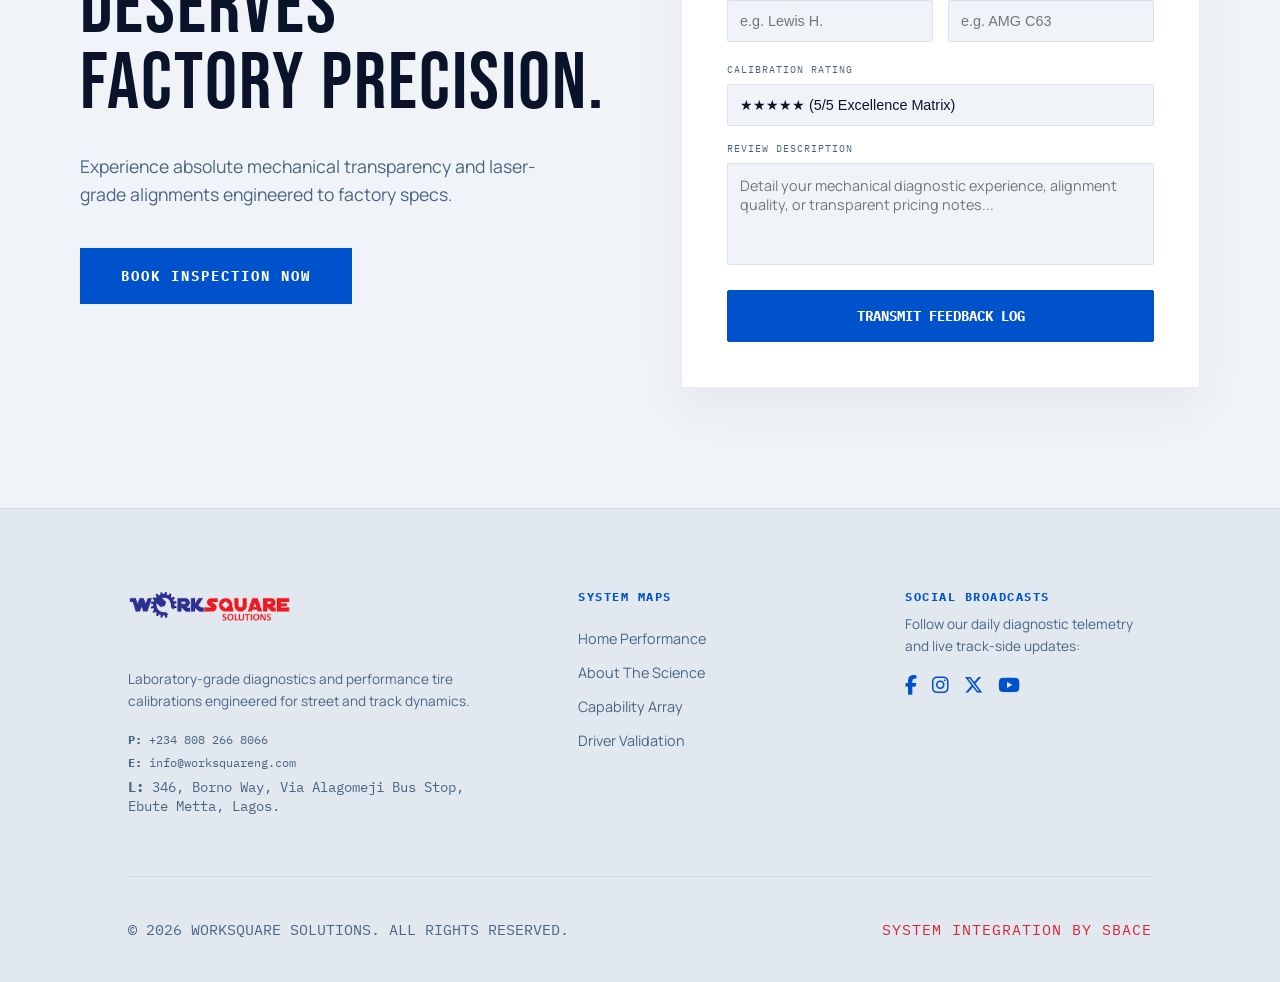
<file: testimonials.html>
<!DOCTYPE html>
<html lang="en">
<head>
    <meta charset="UTF-8">
    <meta name="viewport" content="width=device-width, initial-scale=1.0">
    <title>Testimonials - Worksquare Solutions</title>
    <link rel="preconnect" href="https://fonts.googleapis.com">
    <link rel="preconnect" href="https://fonts.gstatic.com" crossorigin>
    <link href="https://fonts.googleapis.com/css2?family=Bebas+Neue&family=IBM+Plex+Mono:wght@400;500;700&family=Manrope:wght@300;400;500;700;800&display=swap" rel="stylesheet">
    <link rel="stylesheet" href="style.css">
    <link rel="stylesheet" href="https://cdnjs.cloudflare.com/ajax/libs/font-awesome/6.4.2/css/all.min.css" />
</head>
<body>

    <header class="engineered-nav">
        <div class="logo-branding">
            <img src="images/logo.png" alt="Worksquare Logo">
        </div>
        <nav class="nav-links">
            <a href="index.html">Home</a>
            <a href="about.html">About</a>
            <a href="services.html">Services</a>
            <a href="testimonials.html" class="active">Enquiry</a>
        </nav>
        <div class="header-cta">
            <button class="openModalBtn cta-engineered">Book Appointment</button>
        </div>
    </header>

    <main>
        <!-- Inner Page Hero Canvas Frame -->
        <section class="hero-canvas" style="height: 50vh; min-height: 350px; background: linear-gradient(to right, rgba(255, 255, 255, 0.5) 40%, rgba(0,0,0,0.2)), url('images/photo_2026-06-28\ 15.24.14.jpeg') center/cover no-repeat;">
            <div class="hero-content" style="display: flex; flex-direction: column; justify-content: center; height: 100%;">
                <span class="section-tag">Driver Validation</span>
                <h1 style="margin-top: 40px; font-size: 3.5rem;">Client Testimonials</h1>
                <p>Real track and street feedback from high-performance drivers who demand absolute calibration accuracy.</p>
            </div>
        </section>

        <!-- Expanded Reviews Canvas Grid Frame -->
        <section class="reviews-canvas" style="background-color: var(--clean-white); padding: 100px 60px;">
            <div class="reviews-grid">
                <!-- Card 1 -->
                <div class="review-card">
                    <div class="rating">★★★★★</div>
                    <p>"Finding an honest tire center that understands track-day alignments is rare. Worksquare perfectly balanced my compound sets. The steering response is night and day."</p>
                    <span class="reviewer-signature">— Marcus V., Performance Touring Client</span>
                </div>
                <!-- Card 2 -->
                <div class="review-card">
                    <div class="rating">★★★★★</div>
                    <p>"They diagnosed an intricate electronic suspension error that two premium dealerships completely missed. Transparent pricing, zero sales fluff. Highly recommend."</p>
                    <span class="reviewer-signature">— Elena R., Executive Sedan Owner</span>
                </div>
                <!-- Card 3 -->
                <div class="review-card">
                    <div class="rating">★★★★★</div>
                    <p>"Flawless tire swaps. They use touchless mounting machines, so there wasn't a single scratch on my custom matte wheels. Absolute professionals."</p>
                    <span class="reviewer-signature">— David K., Commercial Fleet Lead</span>
                </div>
                <!-- Card 4 -->
                <div class="review-card">
                    <div class="rating">★★★★★</div>
                    <p>"The telemetry reports they hand you after tuning are incredibly detailed. I knew exactly where every single dollar went. Absolute calibration mastery."</p>
                    <span class="reviewer-signature">— Jordan T., Hot Hatch Enthusiast</span>
                </div>
                <!-- Card 5 -->
                <div class="review-card">
                    <div class="rating">★★★★★</div>
                    <p>"Outstanding response times on emergency drivetrain troubleshooting. They break problems down through an engineering lens without any gimmicks."</p>
                    <span class="reviewer-signature">— Christian L., Fleet Logistics Director</span>
                </div>
                <!-- Card 6 -->
                <div class="review-card">
                    <div class="rating">★★★★★</div>
                    <p>"My track lap times directly improved after their laser alignment optimization. The precision suspension balancing holds flat through hard corners."</p>
                    <span class="reviewer-signature">— Sarah M., Time Attack Competitor</span>
                </div>
            </div>
        </section>

       <!-- 11. COMBINED FINAL CTA & STYLIZED FEEDBACK REVIEW FORM (Workaround as requested) -->
        <section class="final-cta-experience reveal-section" style="height: auto; padding: 120px 0; display: block; border-top: 1px solid rgba(11, 19, 43, 0.05);">
            <div class="container-inner" style="display: grid; grid-template-columns: 1.1fr 0.9fr; gap: 60px; align-items: center;">
                
                <!-- Left: Cinematic CTA from the New Design -->
                <div class="cta-inner-content" style="text-align: left;">
                    <span class="mono-tag highlight-red">Join Elite Drivers</span>
                    <h2 class="cta-massive-title bebas" style="font-size: 5rem; text-align: left; margin-bottom: 30px; line-height: 0.95;">Your vehicle<br>deserves<br>factory precision.</h2>
                    <p style="margin-bottom: 40px; font-size: 1.1rem; color: var(--text-muted); max-width: 500px;">Experience absolute mechanical transparency and laser-grade alignments engineered to factory specs.</p>
                    <button class="cta-engineered-large openModalBtn" style="display: inline-block;">Book Inspection Now</button>
                </div>

                <!-- Right: Stylized Feedback Review Submission Form Block (Restyled to match clinical-precision theme) -->
                <div class="feedback-form-wrapper" style="background: var(--bg-card); padding: 45px; border-radius: 2px; border: 1px solid rgba(11, 19, 43, 0.08); box-shadow: 0 20px 50px rgba(11,19,43,0.05);">
                    <div class="section-header" style="text-align: center; margin-bottom: 30px;">
                        <span class="mono-tag" style="margin-bottom: 5px;">Share Your Experience</span>
                        <h2 class="bebas" style="font-size: 1.8rem; margin-bottom: 10px; font-weight: normal; letter-spacing: 1px;">Submit Driver Feedback</h2>
                        <p style="font-size: 0.85rem; color: var(--text-muted); line-height: 1.5;">Your performance telemetry matters to us. Help other drivers find elite-level precision diagnostics.</p>
                    </div>

                    <form id="feedbackForm">
                        <div style="display: grid; grid-template-columns: 1fr 1fr; gap: 15px;">
                            <div class="input-group" style="margin-bottom: 15px;">
                                <label>Full Name</label>
                                <input type="text" placeholder="e.g. Lewis H." required style="border-radius: 2px; padding: 12px; background: var(--bg-base); border: 1px solid rgba(11,19,43,0.08); color: var(--text-pure);">
                            </div>
                            <div class="input-group" style="margin-bottom: 15px;">
                                <label>Vehicle Model</label>
                                <input type="text" placeholder="e.g. AMG C63" required style="border-radius: 2px; padding: 12px; background: var(--bg-base); border: 1px solid rgba(11,19,43,0.08); color: var(--text-pure);">
                            </div>
                        </div>

                        <div class="input-group" style="margin-top: 5px; margin-bottom: 15px;">
                            <label>Calibration Rating</label>
                            <select required style="border-radius: 2px; padding: 12px; -webkit-appearance: none; background: var(--bg-base); border: 1px solid rgba(11,19,43,0.08); color: var(--text-pure);">
                                <option value="5">★★★★★ (5/5 Excellence Matrix)</option>
                                <option value="4">★★★★☆ (4/5 Highly Satisfactory)</option>
                                <option value="3">★★★☆☆ (3/5 Standard Care)</option>
                                <option value="2">★★☆☆☆ (2/5 Needs Improvement)</option>
                                <option value="1">★☆☆☆☆ (1/5 Poor Satisfaction)</option>
                            </select>
                        </div>

                        <div class="input-group" style="margin-top: 5px; margin-bottom: 15px;">
                            <label>Review Description</label>
                            <textarea placeholder="Detail your mechanical diagnostic experience, alignment quality, or transparent pricing notes..." rows="4" required style="padding: 12px; border: 1px solid rgba(11, 19, 43, 0.08); background: var(--bg-base); outline: none; font-size: 0.9rem; color: var(--text-pure); font-family: inherit; resize: none; border-radius: 2px;"></textarea>
                        </div>

                        <button type="submit" class="submit-booking" style="width: 100%; border-radius: 2px; font-size: 0.85rem; margin-top: 10px; background-color: var(--brand-blue); border: 1px solid var(--brand-blue);">Transmit Feedback Log</button>
                    </form>

                    <!-- Success Confirmation Shim -->
                    <div id="feedbackSuccess" style="display: none; text-align: center; padding: 30px 0;">
                        <div style="color: var(--brand-blue); font-size: 3rem; margin-bottom: 15px;">✓</div>
                        <h3 style="color: var(--brand-blue); margin-bottom: 10px; font-family: var(--font-heading); font-weight: normal; letter-spacing: 1px;">Review Telemetry Processed!</h3>
                        <p style="font-size: 0.9rem; color: var(--text-muted);">Thank you for contributing to the Worksquare Solutions database. Your review will populate after structural indexing.</p>
                    </div>
                </div>

            </div>
        </section>
    </main>

    <footer class="engineered-footer">
        <div class="footer-grid">
            <div class="footer-branding">
                <img src="images/logo.png" alt="Worksquare Solutions" style="height: 35px; object-fit: contain; margin-bottom: 20px;">
                <p>Laboratory-grade diagnostics and performance tire calibrations engineered for street and track dynamics.</p>
                <div class="contact-telemetry" style="display: flex; flex-direction: column; gap: 8px; margin-top: 20px; font-family: var(--font-mono); font-size: 0.75rem;">
                    <a href="tel:+234 808 266 8066" style="text-decoration: none; color: var(--text-muted);"><strong>P:</strong> +234 808 266 8066</a>
                    <a href="mailto:info@worksquareng.com" style="text-decoration: none; color: var(--text-muted);"><strong>E:</strong> info@worksquareng.com</a>
                    <p style="color: var(--text-muted); margin: 0; line-height: 1.4;"><strong>L:</strong> 346, Borno Way, Via Alagomeji Bus Stop, Ebute Metta, Lagos.</p>
                </div>
            </div>
            <div class="footer-nav">
                <h4>System Maps</h4>
                <a href="index.html">Home Performance</a>
                <a href="about.html">About The Science</a>
                <a href="services.html">Capability Array</a>
                <a href="testimonials.html">Driver Validation</a>
            </div>
            <div class="footer-signals">
                <h4>Social Broadcasts</h4>
                <p style="margin-bottom: 15px; font-size: 0.85rem; color: var(--text-muted);">Follow our daily diagnostic telemetry and live track-side updates:</p>
                <div class="social-channels-row" style="display: flex; gap: 15px;">
                    <a href="#" aria-label="Facebook" style="color: var(--brand-blue); font-size: 1.2rem;"><i class="fa-brands fa-facebook-f"></i></a>
                    <a href="#" aria-label="Instagram" style="color: var(--brand-blue); font-size: 1.2rem;"><i class="fa-brands fa-instagram"></i></a>
                    <a href="#" aria-label="X" style="color: var(--brand-blue); font-size: 1.2rem;"><i class="fa-brands fa-x-twitter"></i></a>
                    <a href="#" aria-label="YouTube" style="color: var(--brand-blue); font-size: 1.2rem;"><i class="fa-brands fa-youtube"></i></a>
                </div>
            </div>
        </div>
        <div class="footer-cr">
            <p>&copy; 2026 WORKSQUARE SOLUTIONS. ALL RIGHTS RESERVED.</p>
            <p class="designer-sig">SYSTEM INTEGRATION BY SBACE</p>
        </div>
    </footer>

    <!-- Formspree Booking Modal -->
    <div id="appointmentModal" class="modal-overlay">
        <div class="modal-content">
            <span class="close-modal">&times;</span>
            <h2>Secure Diagnostic Bay Window</h2>
            <p>Complete your telemetry metrics below to lock in your priority service bay slot.</p>
            
            <form id="appointmentForm" action="https://formspree.io/f/yourformid" method="POST">
                <div class="input-group">
                    <label>Full Name</label>
                    <input type="text" name="name" placeholder="John Doe" required>
                </div>
                <div class="input-group">
                    <label>Phone</label>
                    <input type="tel" name="phone" placeholder="0809-280-0005" required>
                </div>
                <div class="input-group">
                    <label>Vehicle Make & Brand</label>
                    <input type="text" name="vehicle_brand" placeholder="e.g. Toyota, Mercedes, Honda" required>
                </div>
                <div class="input-group">
                    <label>Primary Service Needed</label>
                    <select name="service" required>
                        <option value="" disabled selected>Select service array...</option>
                        <option>Precision Wheel Alignment & Tires</option>
                        <option>Advanced Powertrain Diagnostics & Programming</option>
                        <option>Braking System Calibration</option>
                        <option>Air Condition Service & Maintenance</option>
                        <option>Scheduled Factory Maintenance</option>
                    </select>
                </div>
                <div class="input-group">
                    <label>Preferred Date</label>
                    <input type="date" name="date" required>
                </div>
                <button type="submit" class="submit-booking">Confirm Allocation Window</button>
            </form>
            
            <div id="successMessage" style="display:none;">
                <h3>Bay Reserved Successfully!</h3>
                <p>Your calendar reservation code has been generated. See you in the bay.</p>
            </div>
        </div>
    </div>

    <!-- Referencing script.js as per old naming rules -->
    <script src="script.js"></script>
</body>
</html>
</file>
<file: style.css>
/* ==========================================================================
   THE BRAND PALETTE (CLINICAL BLUE & RED SYSTEM)
   ========================================================================== */
:root {
    --bg-base: #F0F4F8;        /* Ice-Blue sterile clinical background */
    --bg-card: #FFFFFF;        /* Pure white for surgical card contrast */
    --clean-white: #FFFFFF;    /* Clean white fallback for older page styles */
    --soft-gray: #F5F7FB;      /* Light gray framing for inner panels */
    --text-pure: #0B132B;      /* Deep Midnight Blue-Black */
    --text-muted: #486581;     /* Technical Cool Slate Gray */
    
    /* The Brand Pillars */
    --brand-blue: #0052CC;     /* Signal Blue - System, Structure, Metrics */
    --primary-blue: #0052CC;   /* Legacy page variable alias */
    --accent-red: #D72638;     /* Precision Red - Active, Laser, Critical Pop */
    
    --font-heading: 'Bebas Neue', 'Anton', sans-serif;
    --font-body: 'Manrope', sans-serif;
    --font-mono: 'IBM Plex Mono', monospace;
}

/* Base Resets */
* {
    margin: 0;
    padding: 0;
    box-sizing: border-box;
    outline: none;
}

html {
    scroll-behavior: smooth;
    background-color: var(--bg-base);
    color: var(--text-pure);
    font-family: var(--font-body);
}

body {
    overflow-x: hidden;
    position: relative;
    background-color: var(--bg-base);
}

/* Global Typography Hierarchy */
h1, h2, h3, h4, h5 {
    font-weight: 700;
    color: var(--text-pure);
    letter-spacing: 0.5px;
}

p {
    color: var(--text-muted);
    font-size: 0.95rem;
    line-height: 1.6;
}

/* Mono Labels and Accents */
.mono-tag {
    font-family: var(--font-mono);
    color: var(--accent-red);
    text-transform: uppercase;
    font-size: 0.75rem;
    letter-spacing: 3px;
    display: inline-block;
    margin-bottom: 12px;
}

.mono-label {
    font-family: var(--font-mono);
    font-size: 0.7rem;
    color: var(--text-muted);
    text-transform: uppercase;
    letter-spacing: 2px;
}

.bebas {
    font-family: var(--font-heading);
    letter-spacing: 2px;
    font-weight: 400;
}

.highlight-red {
    color: var(--accent-red) !important;
}

.highlight-blue {
    color: var(--brand-blue) !important;
}

/* Precision Scroll-Linked Laser Tracker */
.laser-system-container {
    position: absolute;
    top: 0;
    left: 50%;
    transform: translateX(-50%);
    width: 2px;
    height: 100%;
    z-index: 10;
    pointer-events: none;
}

.precision-laser-line {
    position: fixed;
    top: 0;
    width: 2px;
    height: 0;
    background: linear-gradient(to bottom, transparent, var(--accent-red) 70%, var(--accent-red));
    box-shadow: 0 0 10px var(--accent-red), 0 0 20px var(--accent-red);
    transform-origin: top;
    will-change: height;
}

.container-inner {
    max-width: 1200px;
    margin: 0 auto;
    padding: 0 40px;
}

/* Header & Navigation */
.engineered-nav {
    display: flex;
    justify-content: space-between;
    align-items: center;
    padding: 30px 60px;
    background: linear-gradient(to bottom, rgba(240, 244, 248, 0.95), rgba(240, 244, 248, 0));
    backdrop-filter: blur(8px);
    position: fixed;
    top: 0;
    width: 100%;
    z-index: 100;
}

.logo-branding img {
    height: 35px;
    object-fit: contain;
}

.nav-links {
    display: flex;
    gap: 40px;
}

.nav-links a {
    text-decoration: none;
    color: var(--text-muted);
    font-family: var(--font-mono);
    font-size: 0.8rem;
    text-transform: uppercase;
    letter-spacing: 1px;
    transition: color 0.3s ease;
}

.nav-links a:hover, .nav-links a.active {
    color: var(--brand-blue);
}

/* Button Classes */
.cta-engineered, .cta-primary {
    background-color: var(--accent-red);
    border: 1px solid var(--accent-red);
    color: #FFFFFF;
    font-family: var(--font-mono);
    text-transform: uppercase;
    font-size: 0.75rem;
    padding: 12px 28px;
    letter-spacing: 1.5px;
    cursor: pointer;
    border-radius: 2px;
    font-weight: 700;
    transition: transform 0.3s ease, background-color 0.3s ease, box-shadow 0.3s ease;
}

.cta-engineered:hover, .cta-primary:hover {
    background-color: transparent;
    color: var(--accent-red);
    box-shadow: 0 0 15px rgba(215, 38, 56, 0.2);
    transform: translateY(-2px);
}

.cta-secondary {
    background: transparent;
    border: 1px solid var(--brand-blue);
    color: var(--brand-blue);
    text-decoration: none;
    font-family: var(--font-mono);
    text-transform: uppercase;
    font-size: 0.75rem;
    padding: 12px 28px;
    letter-spacing: 1.5px;
    display: inline-block;
    transition: background-color 0.3s ease, color 0.3s ease, transform 0.3s ease;
}

.cta-secondary:hover {
    background-color: var(--brand-blue);
    color: #FFFFFF;
    transform: translateY(-2px);
}

/* ==========================================================================
   1. HERO CONTAINER (100vh)
   ========================================================================== */
.hero-experience {
    position: relative;
    height: 100vh;
    width: 100vw;
    display: flex;
    align-items: center;
    overflow: hidden;
}

.hero-video {
    position: absolute;
    top: 0;
    left: 0;
    width: 100%;
    height: 100%;
    object-fit: cover;
    z-index: 1;
}

.video-overlay {
    position: absolute;
    top: 0;
    left: 0;
    width: 100%;
    height: 100%;
    /* Reduced white opacity massively so the video is highly visible */
    background: radial-gradient(circle at center, transparent, rgba(240, 244, 248, 0.2)),
                linear-gradient(to right, rgba(240, 244, 248, 0.1) 35%, rgba(240, 244, 248, 0.15));
    z-index: 2;
}

.hero-container {
    position: relative;
    z-index: 3;
    display: grid;
    grid-template-columns: 1.2fr 0.8fr;
    width: 100%;
    padding: 0 10%;
    align-items: center;
    gap: 80px;
}

.bebas-title {
    font-family: var(--font-heading);
    font-size: 5rem;
    line-height: 0.95;
    margin-bottom: 25px;
}

.hero-desc {
    max-width: 500px;
    margin-bottom: 40px;
}

.hero-buttons {
    display: flex;
    gap: 20px;
    align-items: center;
}

.hero-canvas {
    position: relative;
    min-height: 60vh;
    display: flex;
    align-items: center;
    justify-content: center;
    padding: 100px 0 80px;
    background-size: cover;
    background-position: center;
    color: #FFFFFF;
    overflow: hidden;
    border-bottom-left-radius: 30px;
    border-bottom-right-radius: 30px;
}

.hero-canvas::before {
    content: '';
    position: absolute;
    inset: 0;
    background: radial-gradient(circle at top, rgba(11, 19, 43, 0.55), rgba(11, 19, 43, 0.2) 38%, rgba(11, 19, 43, 0.9));
    pointer-events: none;
}

.hero-canvas .hero-content {
    position: relative;
    z-index: 2;
    max-width: 1000px;
    padding: 0 40px;
}

.hero-canvas .section-tag {
    display: inline-block;
    color: var(--accent-red);
    font-family: var(--font-mono);
    font-size: 0.75rem;
    text-transform: uppercase;
    letter-spacing: 2px;
    margin-bottom: 18px;
}

.hero-canvas h1 {
    font-family: var(--font-heading);
    font-size: clamp(3rem, 5vw, 4.5rem);
    line-height: 0.95;
    max-width: 720px;
    margin-bottom: 18px;
}

.brand-tagline {
    font-family: var(--font-mono);
    color: rgba(255, 255, 255, 0.85);
    font-size: 0.9rem;
    text-transform: uppercase;
    letter-spacing: 2px;
    max-width: 760px;
    margin-top: 14px;
}

/* TELEMETRY HUD */
.telemetry-hud {
    background-color: rgba(255, 255, 255, 0.9);
    border: 1px solid rgba(11, 19, 43, 0.08);
    backdrop-filter: blur(15px);
    padding: 35px;
    border-radius: 4px;
    position: relative;
    overflow: hidden;
    box-shadow: 0 15px 35px rgba(11, 19, 43, 0.05);
}

.hud-grid-bg {
    position: absolute;
    inset: 0;
    background-image: linear-gradient(rgba(0, 82, 204, 0.02) 1px, transparent 1px),
                      linear-gradient(90deg, rgba(0, 82, 204, 0.02) 1px, transparent 1px);
    background-size: 20px 20px;
    pointer-events: none;
}

.hud-header {
    border-bottom: 1px solid rgba(11, 19, 43, 0.08);
    padding-bottom: 15px;
    margin-bottom: 20px;
    display: flex;
    justify-content: space-between;
}

.hud-label {
    font-family: var(--font-mono);
    font-size: 0.75rem;
    color: var(--text-muted);
}

.hud-value {
    font-family: var(--font-mono);
    font-size: 0.8rem;
    font-weight: 700;
    color: var(--brand-blue);
}

.hud-body {
    display: flex;
    flex-direction: column;
    gap: 15px;
    margin-bottom: 25px;
}

.hud-row {
    display: flex;
    justify-content: space-between;
    font-family: var(--font-mono);
    font-size: 0.8rem;
    opacity: 0;
    transform: translateY(10px);
    transition: opacity 0.8s ease, transform 0.8s ease;
}

.hud-row.active {
    opacity: 1;
    transform: translateY(0);
}

.hud-status {
    color: var(--text-muted);
}

.hud-footer {
    border-top: 1px solid rgba(11, 19, 43, 0.08);
    padding-top: 20px;
    display: flex;
    justify-content: space-between;
    align-items: center;
}

.hud-tolerance {
    font-family: var(--font-mono);
    font-size: 1.5rem;
    font-weight: 800;
    color: var(--text-pure);
}

/* ==========================================================================
   2. TRUST STRIP & BRANDS MARQUEE
   ========================================================================== */
.trust-strip-experience {
    background-color: var(--bg-card);
    border-top: 1px solid rgba(11, 19, 43, 0.05);
    border-bottom: 1px solid rgba(11, 19, 43, 0.05);
    padding: 40px 0;
}

.trust-stats-grid {
    display: grid;
    grid-template-columns: repeat(4, 1fr);
    max-width: 1200px;
    margin: 0 auto;
    padding: 0 40px 30px 40px;
    gap: 40px;
}

.trust-stat {
    border-left: 2px dashed rgba(0, 82, 204, 0.25);
    padding-left: 20px;
}

.trust-stat h3 {
    font-size: 1.8rem;
    font-weight: 800;
    color: var(--brand-blue);
    margin-top: 5px;
}

.brands-marquee {
    width: 100%;
    overflow: hidden;
    white-space: nowrap;
    position: relative;
    border-top: 1px solid rgba(11, 19, 43, 0.05);
    padding-top: 25px;
}

.marquee-track {
    display: inline-block;
    animation: marquee 35s linear infinite;
}

.marquee-track span {
    margin-right: 60px;
    display: inline-block;
}

.marquee-track span img {
    height: 45px;
    width: auto;
    max-width: 130px;
    object-fit: contain;
    opacity: 0.6;
    transition: opacity 0.3s ease, filter 0.3s ease;
}

.marquee-track span:hover img {
    opacity: 1;
}

@keyframes marquee {
    0% { transform: translateX(0); }
    100% { transform: translateX(-50%); }
}

/* ==========================================================================
   3. FEATURED CASE STUDY
   ========================================================================== */
.case-study-experience {
    padding: 160px 0;
}

.case-study-split {
    display: grid;
    grid-template-columns: 1.12fr 0.88fr;
    gap: 70px;
    align-items: center;
    margin-top: 50px;
}

.before-after-slider {
    position: relative;
    width: 100%;
    height: 480px;
    border-radius: 2px;
    overflow: hidden;
    box-shadow: 0 25px 50px rgba(11, 19, 43, 0.1);
}

.img-container {
    position: absolute;
    inset: 0;
    width: 100%;
    height: 100%;
}

.img-container img {
    width: 100%;
    height: 100%;
    object-fit: cover;
    pointer-events: none;
}

.img-container.after {
    width: 50%;
    overflow: hidden;
}

.img-container.after img {
    position: absolute;
    width: 100%;
    height: 100%;
}

.slider-badge {
    position: absolute;
    bottom: 25px;
    background-color: rgba(255, 255, 255, 0.95);
    color: var(--text-pure);
    font-family: var(--font-mono);
    font-size: 0.65rem;
    letter-spacing: 1px;
    text-transform: uppercase;
    padding: 8px 16px;
    border-radius: 1px;
    z-index: 4;
}

.label-before { left: 25px; border-left: 2px solid var(--brand-blue); }
.label-after { right: 25px; border-right: 2px solid var(--accent-red); }

.slider-control {
    position: absolute;
    top: 0;
    left: 0;
    width: 100%;
    height: 100%;
    background: transparent;
    opacity: 0;
    cursor: ew-resize;
    z-index: 5;
    -webkit-appearance: none;
}

.slider-line {
    position: absolute;
    top: 0;
    bottom: 0;
    left: 50%;
    width: 2px;
    background-color: var(--accent-red);
    box-shadow: 0 0 10px var(--accent-red);
    pointer-events: none;
    z-index: 4;
}

.telemetry-chain {
    display: flex;
    flex-direction: column;
    gap: 15px;
    margin-bottom: 35px;
}

.chain-node {
    border-left: 2px solid rgba(11, 19, 43, 0.1);
    padding-left: 20px;
}

.chain-node.highlight-node {
    border-left-color: var(--brand-blue);
}

.node-title {
    font-family: var(--font-mono);
    font-size: 0.85rem;
    font-weight: 700;
    color: var(--text-pure);
    text-transform: uppercase;
}

.node-text {
    font-size: 0.9rem;
    margin-top: 5px;
}

.chain-arrow {
    font-family: var(--font-mono);
    color: var(--accent-red);
    padding-left: 20px;
    font-weight: 700;
}

.cinematic-quote {
    background-color: var(--bg-card);
    padding: 30px;
    border-radius: 2px;
    border: 1px solid rgba(11, 19, 43, 0.05);
}

.cinematic-quote p {
    font-style: italic;
    color: var(--text-pure);
}

.cinematic-quote cite {
    display: block;
    font-family: var(--font-mono);
    font-size: 0.7rem;
    text-transform: uppercase;
    color: var(--text-muted);
    margin-top: 15px;
}

/* ==========================================================================
   4. TRUST METRICS & SPLIT MATRIX
   ========================================================================== */
.trust-metrics-section {
    padding: 160px 0;
    background-color: var(--bg-card);
}

.metrics-split-layout {
    display: grid;
    grid-template-columns: 1.1fr 0.9fr;
    gap: 80px;
    max-width: 1200px;
    margin: 0 auto;
    padding: 0 40px;
}

.capabilities-tag-cloud {
    display: flex;
    flex-wrap: wrap;
    gap: 12px;
}

.capability-tag {
    background-color: var(--bg-base);
    border: 1px solid rgba(11, 19, 43, 0.06);
    padding: 12px 20px;
    font-family: var(--font-mono);
    font-size: 0.75rem;
    color: var(--text-pure);
    display: flex;
    align-items: center;
    gap: 10px;
    border-radius: 2px;
    transition: border-color 0.3s;
}

.capability-tag i {
    color: var(--accent-red);
}

.capability-tag:hover {
    border-color: var(--brand-blue);
}

/* ==========================================================================
   5. WHY CHOOSE US
   ========================================================================== */
.why-choose-us-section {
    padding: 160px 0;
}

.value-propositions-grid {
    display: grid;
    grid-template-columns: repeat(3, 1fr);
    gap: 30px;
    margin-top: 50px;
}

.prop-card {
    background-color: var(--bg-card);
    border: 1px solid rgba(11, 19, 43, 0.06);
    padding: 40px;
    border-radius: 2px;
    transition: transform 0.3s, border-color 0.3s;
}

.prop-card:hover {
    transform: translateY(-5px);
    border-color: rgba(0, 82, 204, 0.25);
}

.prop-icon-indicator {
    font-size: 2rem;
    margin-bottom: 20px;
}

.prop-card h3 {
    margin-bottom: 12px;
    font-size: 1.2rem;
}

/* ==========================================================================
   6. WHO WE ARE
   ========================================================================== */
.info-strip {
    padding: 160px 0;
}

.info-grid {
    display: grid;
    grid-template-columns: 1.1fr 0.9fr;
    gap: 70px;
    align-items: center;
    max-width: 1200px;
    margin: 0 auto;
    padding: 0 40px;
}

.info-visual img {
    width: 100%;
    height: 480px;
    object-fit: cover;
    border-radius: 2px;
}

.section-header {
    margin-bottom: 50px;
}

.section-header h2 {
    font-size: clamp(2rem, 3vw, 2.6rem);
    font-weight: 800;
    color: var(--brand-blue);
    line-height: 1.1;
    margin-top: 8px;
}

.section-header p {
    max-width: 700px;
    margin-top: 18px;
    color: var(--text-muted);
    line-height: 1.75;
    font-size: 0.95rem;
}

.reviews-canvas {
    padding: 100px 40px;
    background-color: var(--bg-card);
}

.reviews-grid {
    display: grid;
    grid-template-columns: repeat(3, minmax(260px, 1fr));
    gap: 30px;
    max-width: 1200px;
    margin: 0 auto;
}

.review-card {
    background: var(--bg-base);
    border: 1px solid rgba(11, 19, 43, 0.08);
    border-radius: 2px;
    padding: 35px;
    box-shadow: 0 20px 40px rgba(11, 19, 43, 0.06);
    display: flex;
    flex-direction: column;
    gap: 20px;
}

.review-card .rating {
    color: var(--accent-red);
    font-size: 0.95rem;
    letter-spacing: 1px;
    text-transform: uppercase;
}

.review-card p {
    font-size: 0.95rem;
    line-height: 1.75;
    color: var(--text-pure);
    font-style: italic;
}

.reviewer-signature {
    font-size: 0.85rem;
    font-weight: 700;
    color: var(--brand-blue);
    letter-spacing: 1px;
    text-transform: uppercase;
}

.box1 {
    display: flex;
    gap: 20px;
    background: var(--bg-card);
    border-radius: 2px;
    padding: 25px;
    box-shadow: 0 20px 40px rgba(11, 19, 43, 0.06);
    align-items: flex-start;
}

.box1 img {
    width: 60px;
    height: auto;
    flex-shrink: 0;
}

.box1 h4 {
    font-size: 1.1rem;
    margin-bottom: 12px;
    color: var(--brand-blue);
}

.box1 p {
    margin: 0;
    color: var(--text-muted);
    line-height: 1.7;
}

.catoonsffs {
    display: grid;
    grid-template-columns: repeat(3, minmax(260px, 1fr));
    gap: 20px;
}

.herroor-sceece2 {
    background-color: var(--brand-blue);
    color: #FFFFFF;
    padding: 80px 40px;
    overflow: hidden;
    border-radius: 30px;
    margin: 100px 0;
}

.herroor-sceece2 h2 {
    color: #FFFFFF;
}

.herroor-sceece2 .section-tag {
    color: rgba(255, 255, 255, 0.8);
}

.herroor-sceece2 .box1 {
    background: rgba(255, 255, 255, 0.08);
    border: 1px solid rgba(255, 255, 255, 0.12);
}

.hero-canvas p {
    max-width: 760px;
    color: rgba(255, 255, 255, 0.88);
    line-height: 1.6;
    font-size: 0.95rem;
}

/* ==========================================================================
   7. OUR PERFORMANCE
   ========================================================================== */
.work-showcase {
    max-width: 1200px;
    margin: 0 auto;
    padding: 120px 40px; 
}

.work-gallery {
    display: grid;
    grid-template-columns: repeat(3, 1fr);
    grid-auto-rows: 300px;
    gap: 30px;
    margin-top: 50px;
}

.work-item {
    position: relative;
    overflow: hidden;
    background-color: var(--brand-blue);
    border-radius: 2px;
}

.work-item img {
    width: 100%;
    height: 100%;
    object-fit: cover;
    transition: transform 0.6s cubic-bezier(0.16, 1, 0.3, 1);
}

.work-item.size-wide { grid-column: span 2; }
.work-item.size-tall { grid-row: span 2; }

.work-item:hover img {
    transform: scale(1.05);
}

.work-overlay {
    position: absolute;
    bottom: 0;
    left: 0;
    width: 100%;
    padding: 35px;
    background: linear-gradient(to top, rgba(11, 19, 43, 0.95) 0%, rgba(11, 19, 43, 0) 100%);
    color: #FFFFFF;
    opacity: 0;
    transition: opacity 0.3s ease;
}

.work-item:hover .work-overlay {
    opacity: 1;
}

.work-overlay h3 {
    font-size: 1.1rem;
    font-weight: 700;
    margin-bottom: 6px;
    color: #FFFFFF;
}

.work-overlay p {
    font-size: 0.8rem;
    color: rgba(255,255,255,0.75);
}

.work-showcase {
    background-color: var(--bg-card);
    padding: 120px 40px;
}

.work-gallery {
    display: grid;
    grid-template-columns: repeat(3, minmax(260px, 1fr));
    gap: 30px;
    margin-top: 50px;
}

.work-item {
    position: relative;
    overflow: hidden;
    background-color: var(--bg-card);
    border-radius: 2px;
    box-shadow: 0 20px 50px rgba(11, 19, 43, 0.08);
    transition: transform 0.35s ease, box-shadow 0.35s ease;
}

.work-item:hover {
    transform: translateY(-4px);
    box-shadow: 0 30px 70px rgba(11, 19, 43, 0.14);
}

.work-item .section-tag {
    color: var(--accent-red);
    letter-spacing: 2px;
    font-size: 0.75rem;
    margin-bottom: 12px;
}

.work-item h3 {
    color: var(--brand-blue);
    font-size: 1.35rem;
    margin-bottom: 14px;
    line-height: 1.1;
}

.work-item p {
    color: var(--text-muted);
    font-size: 0.92rem;
    line-height: 1.65;
}

.accordion-item {
    background-color: var(--bg-card);
    border: 1px solid rgba(11, 19, 43, 0.08);
    border-radius: 4px;
    overflow: hidden;
    margin-bottom: 15px;
}

.accordion-trigger {
    width: 100%;
    padding: 24px 30px;
    display: flex;
    justify-content: space-between;
    align-items: center;
    background: transparent;
    border: none;
    cursor: pointer;
    font-family: var(--font-mono);
    font-size: 0.95rem;
    font-weight: 700;
    color: var(--text-pure);
    text-transform: uppercase;
    letter-spacing: 1px;
}

.accordion-trigger:hover {
    background-color: rgba(0, 82, 204, 0.05);
}

.accordion-trigger .chevron-icon {
    transition: transform 0.3s ease;
}

.accordion-item.active .accordion-trigger .chevron-icon {
    transform: rotate(180deg);
}

.accordion-panel {
    max-height: 0;
    overflow: hidden;
    transition: max-height 0.4s ease;
    padding: 0 30px;
    background-color: var(--bg-base);
}

.accordion-panel .spec-list {
    list-style: none;
    padding: 20px 0 24px;
    margin: 0;
    display: grid;
    gap: 14px;
}

.spec-list li {
    display: flex;
    align-items: flex-start;
    gap: 12px;
    color: var(--text-muted);
    font-size: 0.95rem;
}

.spec-list li i {
    color: var(--accent-red);
    margin-top: 4px;
}

.footer-matrix {
    display: grid;
    grid-template-columns: 1.5fr 1fr 1fr;
    gap: 60px;
    max-width: 1200px;
    margin: 0 auto;
    padding: 0 40px;
}

.footer-col h3 {
    color: var(--text-pure);
    margin-bottom: 18px;
    font-family: var(--font-mono);
    font-size: 0.85rem;
    text-transform: uppercase;
    letter-spacing: 1.5px;
}

.footer-bottom-strip {
    border-top: 1px solid rgba(11, 19, 43, 0.08);
    padding-top: 30px;
    display: flex;
    justify-content: space-between;
    align-items: center;
    font-family: var(--font-mono);
    font-size: 0.75rem;
    color: var(--text-muted);
    max-width: 1200px;
    margin: 0 auto;
    padding: 0 40px 40px;
}

/* ==========================================================================
   8. WORKSHOP FILM
   ========================================================================== */
.workshop-film-experience {
    padding: 120px 0;
}

.video-container {
    position: relative;
    height: 550px;
    width: 100%;
    overflow: hidden;
    display: flex;
    align-items: center;
    justify-content: center;
}

.film-video {
    position: absolute;
    top: 0;
    left: 0;
    width: 100%;
    height: 100%;
    object-fit: cover;
    z-index: 1;
}

.video-scrim {
    position: absolute;
    inset: 0;
    background: linear-gradient(to top, rgba(240, 244, 248, 1), transparent 30%),
                linear-gradient(to bottom, rgba(240, 244, 248, 1), transparent 30%),
                linear-gradient(to right, rgba(240, 244, 248, 0.4), rgba(240, 244, 248, 0.4));
    z-index: 2;
}

.film-content {
    position: relative;
    z-index: 3;
    text-align: center;
}

.film-content h2 {
    font-size: 4.5rem;
    line-height: 1;
    margin-bottom: 30px;
}

/* ==========================================================================
   9. NUMBERS AND STATS ARCHITECTURE
   ========================================================================== */
.huge-stats-wrapper {
    display: flex;
    flex-direction: column;
}

.huge-stat-item {
    border-bottom: 1px solid rgba(11, 19, 43, 0.08);
    padding-bottom: 30px;
}

.stat-number {
    font-family: var(--font-heading);
    font-size: 7rem;
    line-height: 0.8;
    font-weight: 400;
    color: var(--brand-blue);
}

.stat-label {
    font-family: var(--font-mono);
    font-size: 0.85rem;
    color: var(--accent-red);
    letter-spacing: 2px;
    max-width: 200px;
}

/* ==========================================================================
   10. FINAL CTA & FORM BLOCK GRID
   ========================================================================== */
.final-cta-experience {
    background-color: var(--bg-base);
}

.cta-massive-title {
    font-size: 6rem;
    line-height: 0.95;
}

.cta-engineered-large {
    background-color: var(--brand-blue);
    border: 1px solid var(--brand-blue);
    color: var(--bg-card);
    font-family: var(--font-mono);
    text-transform: uppercase;
    font-size: 0.85rem;
    font-weight: 800;
    padding: 18px 40px;
    letter-spacing: 2px;
    cursor: pointer;
    transition: transform 0.3s ease, background-color 0.3s ease, border-color 0.3s ease;
}

.cta-engineered-large:hover {
    background-color: var(--accent-red);
    border-color: var(--accent-red);
    transform: scale(1.03);
}

/* ==========================================================================
   FOOTER SCHEMATIC
   ========================================================================== */
.engineered-footer {
    background-color: #E2E8F0;
    border-top: 1px solid rgba(11, 19, 43, 0.06);
    padding: 80px 10% 40px 10%;
}

.footer-grid {
    display: grid;
    grid-template-columns: 1.5fr 1fr 1fr;
    gap: 80px;
    margin-bottom: 60px;
}

.footer-branding p {
    margin-top: 20px;
    font-size: 0.85rem;
}

.footer-nav {
    display: flex;
    flex-direction: column;
    gap: 15px;
}

.footer-nav h4, .footer-signals h4 {
    font-family: var(--font-mono);
    font-size: 0.75rem;
    color: var(--brand-blue);
    text-transform: uppercase;
    letter-spacing: 1.5px;
    margin-bottom: 10px;
}

.footer-nav a {
    text-decoration: none;
    color: var(--text-muted);
    font-size: 0.9rem;
    transition: color 0.3s ease;
}

.footer-nav a:hover {
    color: var(--brand-blue);
}

.footer-signals p {
    font-size: 0.9rem;
    margin-bottom: 10px;
}

.footer-cr {
    border-top: 1px solid rgba(11, 19, 43, 0.06);
    padding-top: 40px;
    display: flex;
    justify-content: space-between;
    font-family: var(--font-mono);
    font-size: 0.65rem;
    color: rgba(11, 19, 43, 0.4);
}

.designer-sig {
    color: var(--accent-red);
    letter-spacing: 1px;
}

/* ==========================================================================
   MODAL AND CONTROLS
   ========================================================================== */
.modal-overlay {
    display: none;
    position: fixed;
    top: 0;
    left: 0;
    width: 100%;
    height: 100%;
    z-index: 2000;
    background: rgba(240, 244, 248, 0.8);
    backdrop-filter: blur(15px);
    justify-content: center;
    align-items: center;
}

.modal-overlay.active {
    display: flex;
}

.modal-content {
    background: var(--bg-card);
    border: 1px solid rgba(11, 19, 43, 0.08);
    padding: 50px;
    width: 90%;
    max-width: 500px;
    border-radius: 2px;
    box-shadow: 0 30px 60px rgba(11, 19, 43, 0.1);
}

.close-modal {
    float: right;
    font-size: 1.5rem;
    cursor: pointer;
    color: var(--text-muted);
}

.close-modal:hover {
    color: var(--text-pure);
}

.modal-content h2 {
    font-family: var(--font-heading);
    font-size: 2.2rem;
    margin-bottom: 10px;
}

.modal-content p {
    font-size: 0.85rem;
    margin-bottom: 30px;
}

.input-group {
    display: flex;
    flex-direction: column;
    margin-bottom: 20px;
}

.input-group label {
    font-family: var(--font-mono);
    font-size: 0.65rem;
    text-transform: uppercase;
    color: var(--text-muted);
    margin-bottom: 8px;
    letter-spacing: 1px;
}

.input-group input, .input-group select {
    background-color: var(--bg-base);
    border: 1px solid rgba(11, 19, 43, 0.08);
    color: var(--text-pure);
    padding: 14px;
    font-size: 0.9rem;
    border-radius: 2px;
}

.input-group input:focus, .input-group select:focus {
    border-color: var(--brand-blue);
}

.submit-booking {
    width: 100%;
    background-color: var(--accent-red);
    color: #FFFFFF;
    font-family: var(--font-mono);
    text-transform: uppercase;
    font-size: 0.8rem;
    font-weight: 700;
    padding: 16px;
    border: none;
    cursor: pointer;
}

/* ==========================================================================
   SCROLL ENTRY MOTIONS
   ========================================================================== */
.reveal-section, .reveal-on-scroll {
    opacity: 0;
    transform: translateY(40px);
    transition: opacity 1.2s cubic-bezier(0.16, 1, 0.3, 1), 
                transform 1.2s cubic-bezier(0.16, 1, 0.3, 1);
}

.reveal-section.active, .reveal-on-scroll.active {
    opacity: 1;
    transform: translateY(0);
}





















/* ==========================================================================
   RESPONSIVE BREAKPOINTS
   ========================================================================== */
/* Replace your existing @media (max-width: 992px) entirely with this block */

@media (max-width: 992px) {
    /* 1. HERO FIX: Allow height to expand dynamically so Text & HUD never clip */
    .hero-experience {
        height: auto;
        min-height: 100vh;
        padding: 140px 0 60px 0; 
    }
    .hero-video {
        height: 100%; /* Ensures absolute video stretches to new auto height */
    }
    .video-overlay {
        /* Specific gradient for stacked mobile view so text is readable */
        background: linear-gradient(to bottom, rgba(240, 244, 248, 0.85) 0%, rgba(240, 244, 248, 0.3) 50%, rgba(240, 244, 248, 0.85) 100%);
    }
    .hero-container {
        grid-template-columns: 1fr;
        gap: 50px;
        padding-top: 0; 
    }
    .bebas-title {
        font-size: 3.5rem;
    }
    
    /* 2. GENERAL GRIDS */
    .trust-stats-grid, .value-propositions-grid {
        grid-template-columns: repeat(2, 1fr);
        gap: 20px;
    }
    .case-study-split, .work-gallery, .metrics-split-layout, .info-grid, .footer-grid {
        grid-template-columns: 1fr;
    }
    .work-item {
        grid-column: span 1 !important;
        grid-row: span 1 !important;
    }
    
    /* 3. MAP FIX: Stack the Map and Info Card so it doesn't break out of frame */
    .location-split-map-container {
        height: auto !important;
        flex-direction: column;
    }
    .map-viewport-wrapper {
        height: 400px !important;
    }
    .location-brand-overlay-card {
        position: relative !important;
        left: 0 !important;
        top: 0 !important;
        transform: none !important;
        width: 100% !important;
        box-shadow: none !important;
        border: none;
        border-top: 1px solid rgba(11, 19, 43, 0.08);
    }
}

/* 4. NEW BREAKPOINT: Force 1-column layouts for smaller mobile phones */
@media (max-width: 768px) {
    /* Un-compresses the Prop cards and Reviews vertically */
    .value-propositions-grid, 
    .reviews-grid {
        grid-template-columns: 1fr !important; 
    }
    
    .trust-stats-grid {
        grid-template-columns: 1fr 1fr; /* Keep top stats 2x2 */
    }
    
    /* Stack the final CTA and feedback form cleanly */
    .final-cta-experience .container-inner {
        grid-template-columns: 1fr !important;
        gap: 40px;
    }
    
    .cta-massive-title {
        font-size: 3.5rem;
    }

    /* Lock the CTA section container from stretching outward */
    .final-cta-experience {
        overflow: hidden; 
    }
    .final-cta-experience .container-inner {
        padding: 0 20px !important; 
    }
    
    /* Shrink the form box padding so it fits the screen */
    .feedback-form-wrapper {
        padding: 25px 20px !important;
    }

    /* Force the First Name & Vehicle Model inline-grid to stack */
    #feedbackForm > div:first-child {
        grid-template-columns: 1fr !important; 
    }

    /* Fix the core values grid stacking on mobile */
    .catoonsffs {
        grid-template-columns: 1fr !important;
    }
    
    /* Ensure the blue section container scales nicely and fits inside the screen */
    .herroor-sceece2 {
        margin: 60px 20px !important;
        padding: 50px 25px !important;
    }
    
    /* Adjust box content for smaller screens */
    .herroor-sceece2 .box1 {
        flex-direction: column;
        text-align: center;
        align-items: center;
        padding: 30px 20px;
    }
}


/* Add to your existing @media (max-width: 992px) */
@media (max-width: 992px) {
    /* Allow the main header bar to stack and expand its height */
    .engineered-nav {
        flex-direction: column;
        padding: 20px;
        height: auto; 
        gap: 20px; /* Adds breathing room between logo, links, and the CTA button */
        align-items: center;
    }
    
    .logo-branding img {
        height: 28px; 
    }
    
    /* Apply your requested flex rules to stack the links */
    .nav-links {
        display: flex !important; /* Overrides the previous display: none */
        align-items: center;
        gap: 15px; 
        width: 100%;
        justify-content: center;
    }
    
    /* Center the CTA button at the bottom of the stack */
    .header-cta {
        width: 100%;
        display: flex;
        justify-content: center;
    }
    
    .header-cta button {
        padding: 10px 16px;
        font-size: 0.7rem;
    }


    /* 1. Force the main gallery grid to a single column */
    .work-gallery[style] {
        grid-template-columns: 1fr !important;
    }

    /* 2. Force the individual wide service cards (like Service 1, 4, 6) to stack */
    .work-item[style*="display: grid"] {
        grid-template-columns: 1fr !important;
    }
    
    /* 3. Give the images in those stacked cards a fixed height so they don't collapse */
    .work-item[style*="display: grid"] > div:first-child:not([style*="padding"]),
    .work-item[style*="display: grid"] > div:last-child:not([style*="padding"]) {
        height: 250px !important;
    }

    /* 4. Force Service 7's nested grid to stack */
    .work-item > div[style*="display: grid"] {
        grid-template-columns: 1fr !important;
    }
}
</file>
